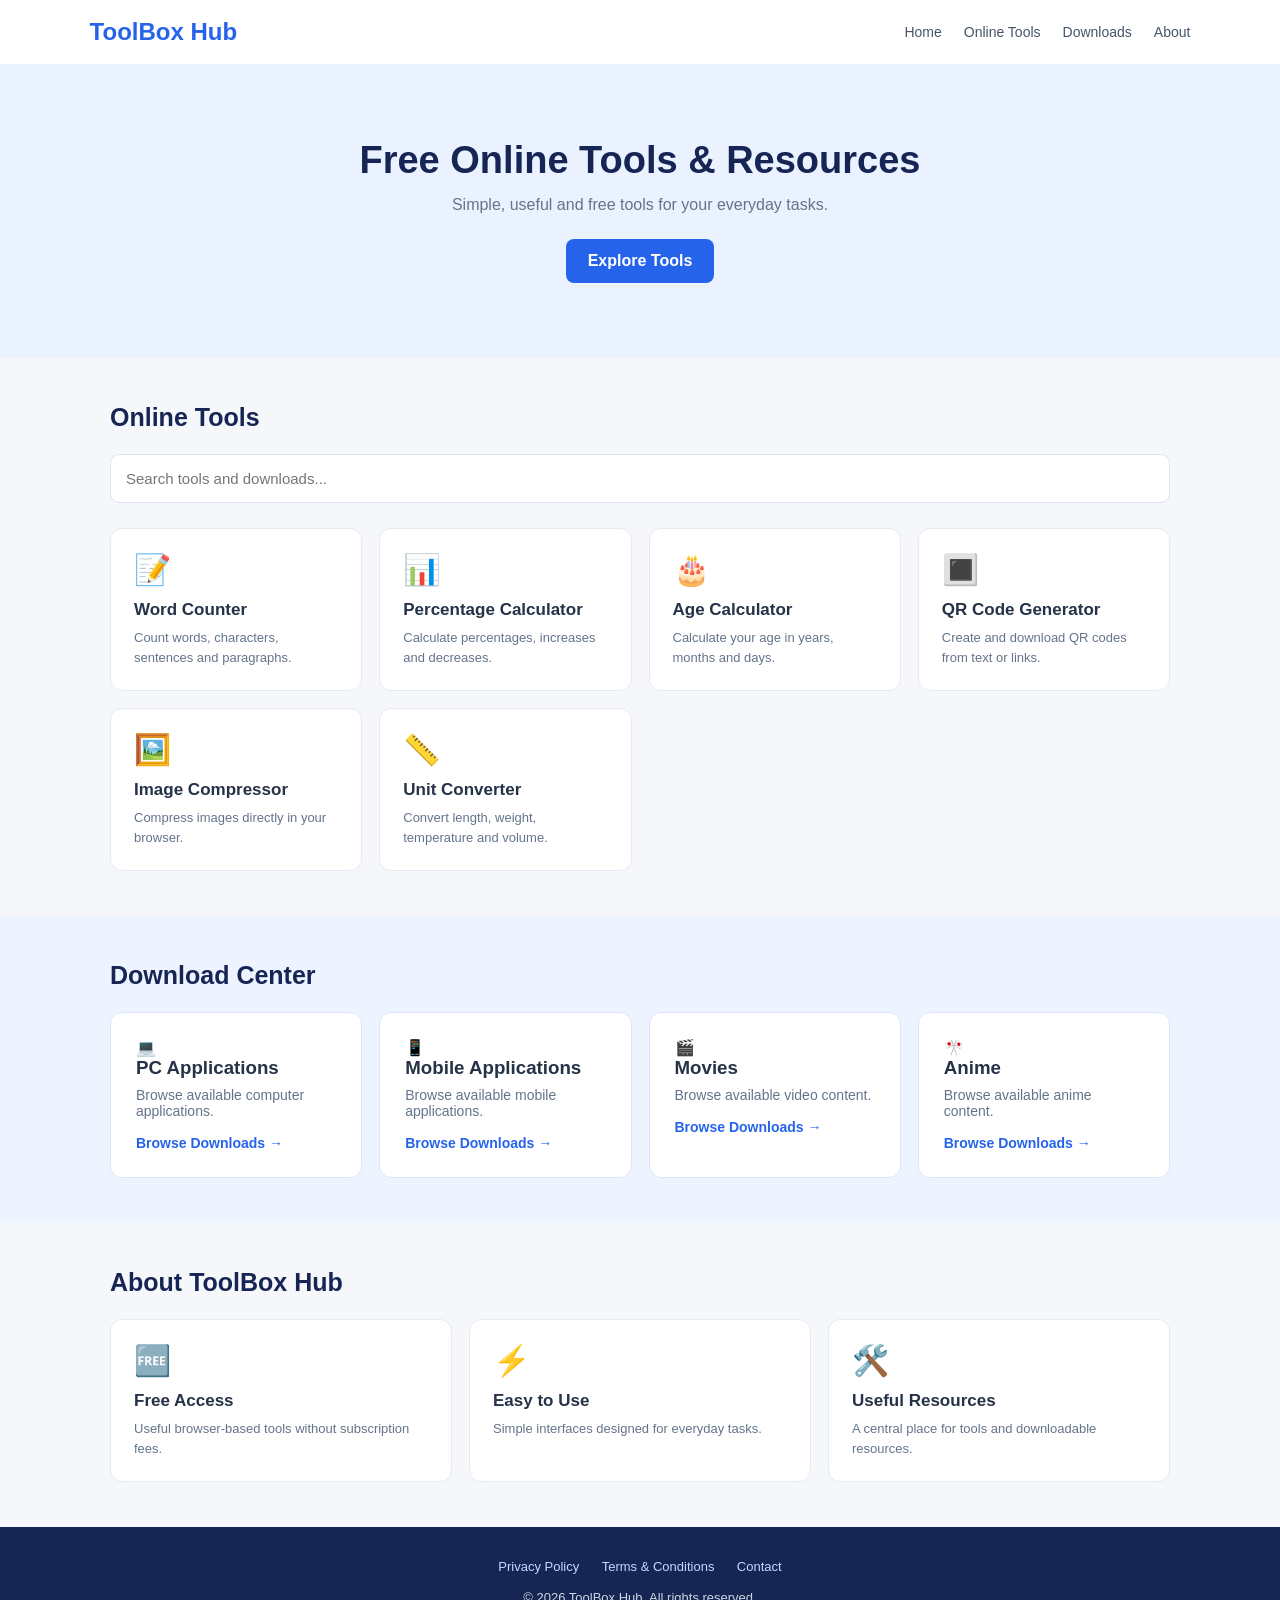
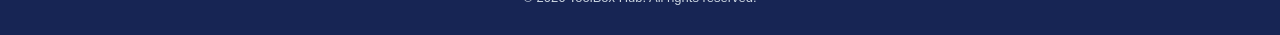
<file: index.html>
<!DOCTYPE html>
<html lang="en">
<head>
<meta charset="UTF-8">
<meta name="viewport" content="width=device-width, initial-scale=1.0">
<title>ToolBox Hub - Free Online Tools</title>
<meta name="description" content="ToolBox Hub offers free online tools and useful downloads.">

<style>
*{box-sizing:border-box;margin:0;padding:0}
body{font-family:Arial,sans-serif;background:#f5f7fb;color:#263247}
header{background:white;padding:18px 7%;display:flex;justify-content:space-between;align-items:center;flex-wrap:wrap;gap:15px;box-shadow:0 2px 10px #0000000a}
.logo{font-size:24px;font-weight:bold;color:#2563eb;text-decoration:none}
nav{display:flex;gap:22px;flex-wrap:wrap}
nav a{color:#475569;text-decoration:none;font-size:14px}
nav a:hover{color:#2563eb}
.hero{text-align:center;padding:75px 20px;background:#eaf1ff}
.hero h1{font-size:38px;color:#172554;margin-bottom:14px}
.hero p{color:#64748b;font-size:16px;margin-bottom:25px}
.hero a{display:inline-block;background:#2563eb;color:white;padding:13px 22px;border-radius:8px;text-decoration:none;font-weight:bold}
.container{max-width:1100px;margin:auto;padding:45px 20px}
.section-title{font-size:25px;margin-bottom:22px;color:#172554}
.search{width:100%;padding:15px;border:1px solid #dbe3f0;border-radius:9px;font-size:15px;margin-bottom:25px}
.cards{display:grid;grid-template-columns:repeat(auto-fit,minmax(230px,1fr));gap:17px}
.card{background:white;padding:23px;border:1px solid #e5eaf2;border-radius:12px;text-decoration:none;color:#263247;transition:.2s}
.card:hover{transform:translateY(-3px);border-color:#93b4f8}
.card .emoji{font-size:30px;margin-bottom:13px}
.card h3{font-size:17px;margin-bottom:8px}
.card p{font-size:13px;color:#64748b;line-height:1.5}
.download-section{background:#edf3ff}
.download-card{background:white;padding:25px;border-radius:12px;border:1px solid #dce6fa;text-decoration:none;color:#263247;display:block}
.download-card h3{margin-bottom:8px}
.download-card p{color:#64748b;font-size:14px;margin-bottom:15px}
.download-card span{color:#2563eb;font-weight:bold;font-size:14px}
footer{background:#172554;color:white;padding:30px 20px;text-align:center}
footer a{color:#bfdbfe;text-decoration:none;margin:0 9px;font-size:13px}
footer p{margin-top:15px;font-size:13px;color:#cbd5e1}
@media(max-width:600px){.hero h1{font-size:29px}header{justify-content:center}nav{justify-content:center}}
</style>
</head>

<body>

<header>
<a class="logo" href="index.html">ToolBox Hub</a>
<nav>
<a href="#home">Home</a>
<a href="#tools">Online Tools</a>
<a href="pages/downloads.html">Downloads</a>
<a href="#about">About</a>
</nav>
</header>

<section class="hero" id="home">
<h1>Free Online Tools & Resources</h1>
<p>Simple, useful and free tools for your everyday tasks.</p>
<a href="#tools">Explore Tools</a>
</section>

<main>

<section class="container" id="tools">
<h2 class="section-title">Online Tools</h2>

<input type="search" class="search" id="search"
placeholder="Search tools and downloads..."
aria-label="Search tools and downloads">

<div class="cards" id="toolCards">

<a class="card searchable" href="tools/word-counter.html">
<div class="emoji">📝</div>
<h3>Word Counter</h3>
<p>Count words, characters, sentences and paragraphs.</p>
</a>

<a class="card searchable" href="tools/percentage-calculator.html">
<div class="emoji">📊</div>
<h3>Percentage Calculator</h3>
<p>Calculate percentages, increases and decreases.</p>
</a>

<a class="card searchable" href="tools/age-calculator.html">
<div class="emoji">🎂</div>
<h3>Age Calculator</h3>
<p>Calculate your age in years, months and days.</p>
</a>

<a class="card searchable" href="tools/qr-generator.html">
<div class="emoji">🔳</div>
<h3>QR Code Generator</h3>
<p>Create and download QR codes from text or links.</p>
</a>

<a class="card searchable" href="tools/image-compressor.html">
<div class="emoji">🖼️</div>
<h3>Image Compressor</h3>
<p>Compress images directly in your browser.</p>
</a>

<a class="card searchable" href="tools/unit-converter.html">
<div class="emoji">📏</div>
<h3>Unit Converter</h3>
<p>Convert length, weight, temperature and volume.</p>
</a>

</div>
</section>

<section class="download-section" id="downloads">
<div class="container">
<h2 class="section-title">Download Center</h2>

<div class="cards">
<a class="download-card searchable" href="pages/downloads.html">
<div class="emoji">💻</div>
<h3>PC Applications</h3>
<p>Browse available computer applications.</p>
<span>Browse Downloads →</span>
</a>

<a class="download-card searchable" href="pages/downloads.html">
<div class="emoji">📱</div>
<h3>Mobile Applications</h3>
<p>Browse available mobile applications.</p>
<span>Browse Downloads →</span>
</a>

<a class="download-card searchable" href="pages/downloads.html">
<div class="emoji">🎬</div>
<h3>Movies</h3>
<p>Browse available video content.</p>
<span>Browse Downloads →</span>
</a>

<a class="download-card searchable" href="pages/downloads.html">
<div class="emoji">🎌</div>
<h3>Anime</h3>
<p>Browse available anime content.</p>
<span>Browse Downloads →</span>
</a>
</div>
</div>
</section>

<section class="container" id="about">
<h2 class="section-title">About ToolBox Hub</h2>
<div class="cards">
<div class="card">
<div class="emoji">🆓</div>
<h3>Free Access</h3>
<p>Useful browser-based tools without subscription fees.</p>
</div>
<div class="card">
<div class="emoji">⚡</div>
<h3>Easy to Use</h3>
<p>Simple interfaces designed for everyday tasks.</p>
</div>
<div class="card">
<div class="emoji">🛠️</div>
<h3>Useful Resources</h3>
<p>A central place for tools and downloadable resources.</p>
</div>
</div>
</section>

</main>

<footer>
<div>
<a href="pages/privacy-policy.html">Privacy Policy</a>
<a href="pages/terms.html">Terms & Conditions</a>
<a href="pages/contact.html">Contact</a>
</div>
<p>© <span id="year"></span> ToolBox Hub. All rights reserved.</p>
</footer>

<script>
document.getElementById("year").textContent = new Date().getFullYear();

document.getElementById("search").addEventListener("input", function(){
    const query = this.value.toLowerCase();

    document.querySelectorAll(".searchable").forEach(card => {
        card.style.display = card.textContent.toLowerCase().includes(query)
            ? ""
            : "none";
    });
});
</script>

</body>
</html>
</file>
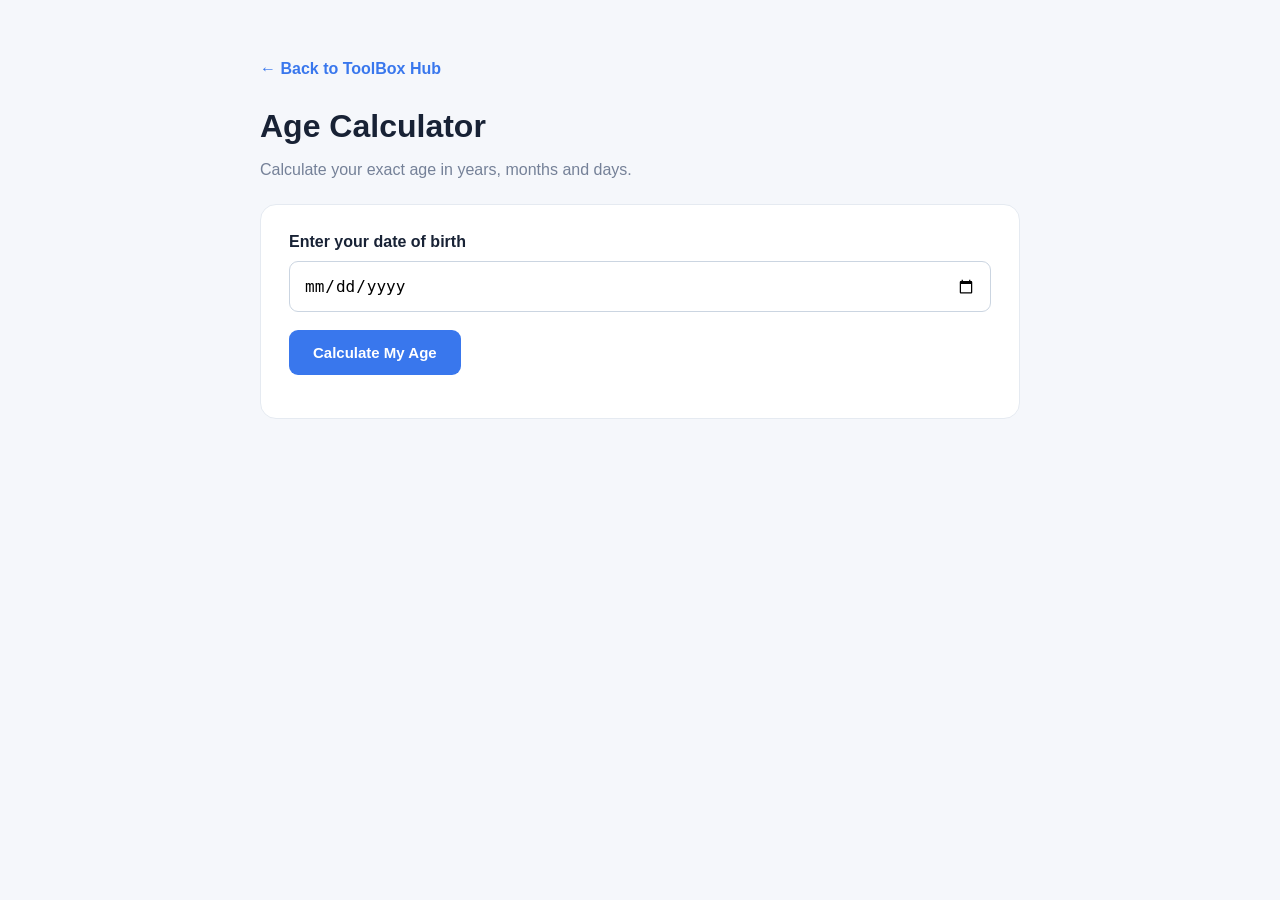
<file: age-calculator.html>
<!DOCTYPE html>
<html lang="en">
<head>
<meta charset="UTF-8">
<meta name="viewport" content="width=device-width, initial-scale=1.0">
<title>Age Calculator - ToolBox Hub</title>
<meta name="description" content="Calculate your exact age in years, months and days for free.">

<style>
*{box-sizing:border-box}
body{margin:0;padding:25px 16px;font-family:Arial,sans-serif;background:#f5f7fb;color:#182235}
.container{max-width:760px;margin:35px auto}
.back{color:#3977ed;text-decoration:none;font-weight:bold}
h1{font-size:32px;margin:30px 0 8px}
.description{color:#758198;margin-bottom:25px}
.calculator{background:white;padding:28px;border:1px solid #e5eaf1;border-radius:16px}
label{display:block;font-weight:bold;margin-bottom:10px}
input{width:100%;padding:14px;border:1px solid #cbd5e1;border-radius:9px;font-size:16px;margin-bottom:18px}
button{background:#3977ed;color:white;border:0;padding:14px 24px;border-radius:9px;font-size:15px;font-weight:bold;cursor:pointer}
button:hover{background:#245cc4}
.result{display:none;margin-top:25px}
.result h2{font-size:20px;margin-bottom:15px}
.stats{display:grid;grid-template-columns:repeat(3,1fr);gap:12px}
.stat{background:#edf3ff;padding:20px 10px;border-radius:12px;text-align:center}
.number{display:block;font-size:28px;font-weight:bold;color:#3977ed}
.label{font-size:13px;color:#65728a}
.extra{margin-top:18px;background:#f5f7fb;padding:16px;border-radius:10px;line-height:2}
.error{color:#dc2626;margin-top:15px;font-size:14px}
@media(max-width:500px){.stats{grid-template-columns:1fr 1fr}}
</style>
</head>

<body>
<div class="container">

<a href="../index.html" class="back">← Back to ToolBox Hub</a>

<h1>Age Calculator</h1>
<p class="description">Calculate your exact age in years, months and days.</p>

<div class="calculator">

<label for="birthDate">Enter your date of birth</label>
<input type="date" id="birthDate">

<button onclick="calculateAge()">Calculate My Age</button>

<p class="error" id="error"></p>

<div class="result" id="result">
<h2>Your Age</h2>

<div class="stats">
<div class="stat">
<span class="number" id="years">0</span>
<span class="label">Years</span>
</div>

<div class="stat">
<span class="number" id="months">0</span>
<span class="label">Months</span>
</div>

<div class="stat">
<span class="number" id="days">0</span>
<span class="label">Days</span>
</div>
</div>

<div class="extra">
<div>Total months: <strong id="totalMonths">0</strong></div>
<div>Total days: <strong id="totalDays">0</strong></div>
<div>Next birthday in: <strong id="birthday">0 days</strong></div>
</div>

</div>
</div>
</div>

<script>
const dateInput = document.getElementById("birthDate");

// Prevent selecting a future date
const today = new Date();
const todayString = [
    today.getFullYear(),
    String(today.getMonth()+1).padStart(2,"0"),
    String(today.getDate()).padStart(2,"0")
].join("-");

dateInput.max = todayString;

function calculateAge(){

    const value = dateInput.value;
    const error = document.getElementById("error");
    const result = document.getElementById("result");

    error.textContent = "";
    result.style.display = "none";

    if(!value){
        error.textContent = "Please enter your date of birth.";
        return;
    }

    const [year, month, day] = value.split("-").map(Number);

    const birth = new Date(year, month-1, day);
    const now = new Date();
    const currentDate = new Date(now.getFullYear(), now.getMonth(), now.getDate());

    if(birth > currentDate){
        error.textContent = "Date of birth cannot be in the future.";
        return;
    }

    let years = currentDate.getFullYear() - year;
    let months = currentDate.getMonth() - (month-1);
    let days = currentDate.getDate() - day;

    if(days < 0){
        months--;
        const previousMonthDays = new Date(
            currentDate.getFullYear(),
            currentDate.getMonth(),
            0
        ).getDate();

        days += previousMonthDays;
    }

    if(months < 0){
        years--;
        months += 12;
    }

    const totalDays = Math.floor(
        (currentDate - birth) / 86400000
    );

    const totalMonths = years * 12 + months;

    let nextBirthdayYear = currentDate.getFullYear();

    let nextBirthday = new Date(
        nextBirthdayYear,
        month-1,
        day
    );

    // Handle birthdays such as February 29
    if(nextBirthday.getMonth() !== month-1){
        nextBirthday = new Date(nextBirthdayYear, month, 0);
    }

    if(nextBirthday < currentDate){
        nextBirthdayYear++;
        nextBirthday = new Date(
            nextBirthdayYear,
            month-1,
            day
        );

        if(nextBirthday.getMonth() !== month-1){
            nextBirthday = new Date(nextBirthdayYear, month, 0);
        }
    }

    const birthdayDays = Math.round(
        (nextBirthday - currentDate) / 86400000
    );

    document.getElementById("years").textContent = years;
    document.getElementById("months").textContent = months;
    document.getElementById("days").textContent = days;

    document.getElementById("totalMonths").textContent = totalMonths;
    document.getElementById("totalDays").textContent = totalDays;
    document.getElementById("birthday").textContent =
        birthdayDays === 0 ? "Today!" : birthdayDays + " days";

    result.style.display = "block";
}
</script>
</body>
</html>
</file>
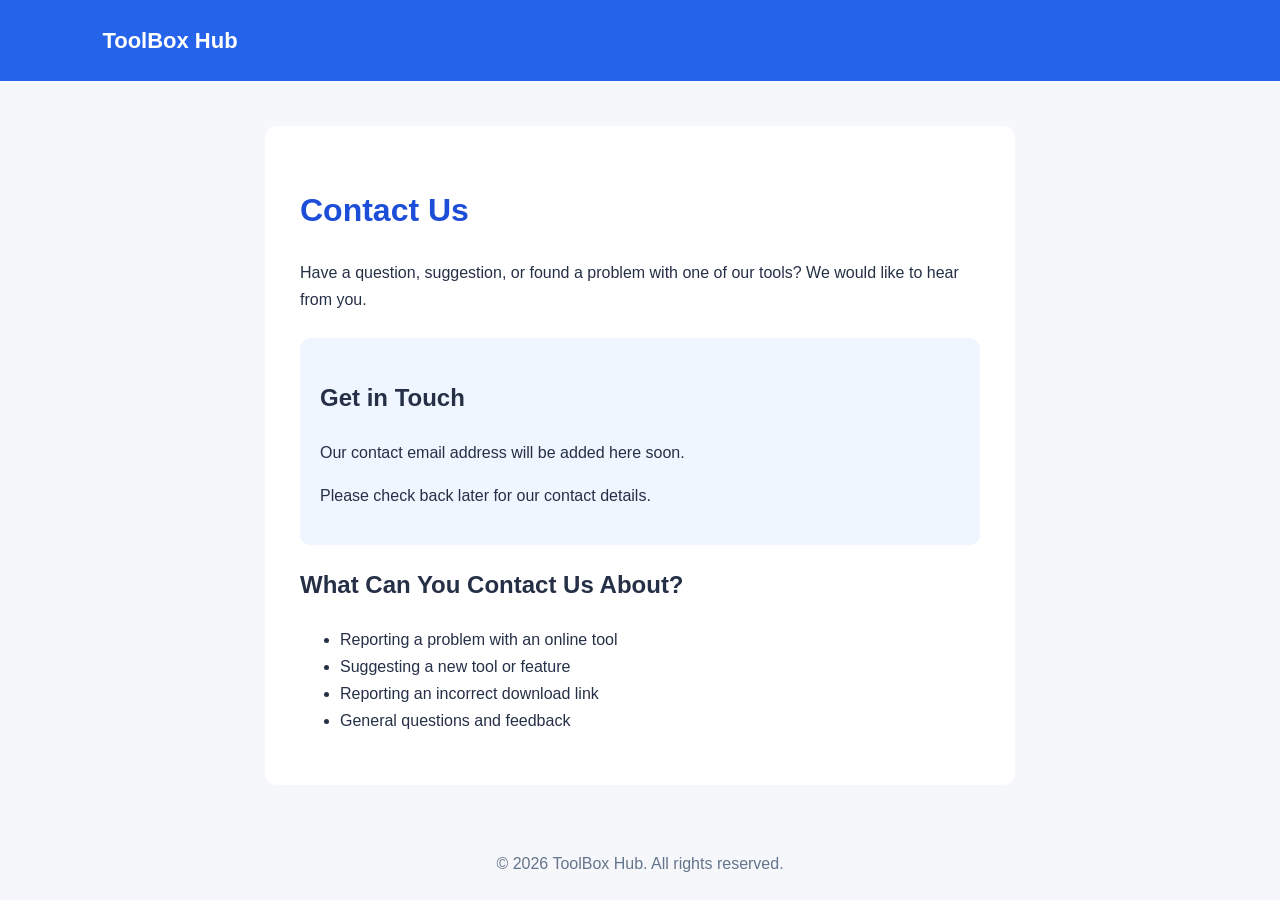
<file: contact.html>
<!DOCTYPE html>
<html lang="en">
<head>
    <meta charset="UTF-8">
    <meta name="viewport" content="width=device-width, initial-scale=1.0">
    <title>Contact Us - ToolBox Hub</title>
    <style>
        * { box-sizing: border-box; }

        body {
            margin: 0;
            font-family: Arial, sans-serif;
            background: #f5f7fb;
            color: #253047;
            line-height: 1.7;
        }

        header {
            background: #2563eb;
            color: white;
            padding: 22px 8%;
        }

        header a {
            color: white;
            text-decoration: none;
            font-size: 22px;
            font-weight: bold;
        }

        main {
            max-width: 750px;
            margin: 45px auto;
            padding: 35px;
            background: white;
            border-radius: 12px;
        }

        h1 { color: #1d4ed8; }

        .contact-card {
            background: #eff6ff;
            padding: 20px;
            border-radius: 10px;
            margin-top: 25px;
        }

        footer {
            text-align: center;
            padding: 20px;
            color: #64748b;
        }

        @media(max-width: 600px) {
            main { margin: 15px; padding: 22px; }
        }
    </style>
</head>

<body>

<header>
    <a href="../index.html">ToolBox Hub</a>
</header>

<main>
    <h1>Contact Us</h1>

    <p>
        Have a question, suggestion, or found a problem with one of our tools?
        We would like to hear from you.
    </p>

    <div class="contact-card">
        <h2>Get in Touch</h2>
        <p>
            Our contact email address will be added here soon.
        </p>
        <p>
            Please check back later for our contact details.
        </p>
    </div>

    <h2>What Can You Contact Us About?</h2>

    <ul>
        <li>Reporting a problem with an online tool</li>
        <li>Suggesting a new tool or feature</li>
        <li>Reporting an incorrect download link</li>
        <li>General questions and feedback</li>
    </ul>
</main>

<footer>
    © 2026 ToolBox Hub. All rights reserved.
</footer>

</body>
</html>
</file>
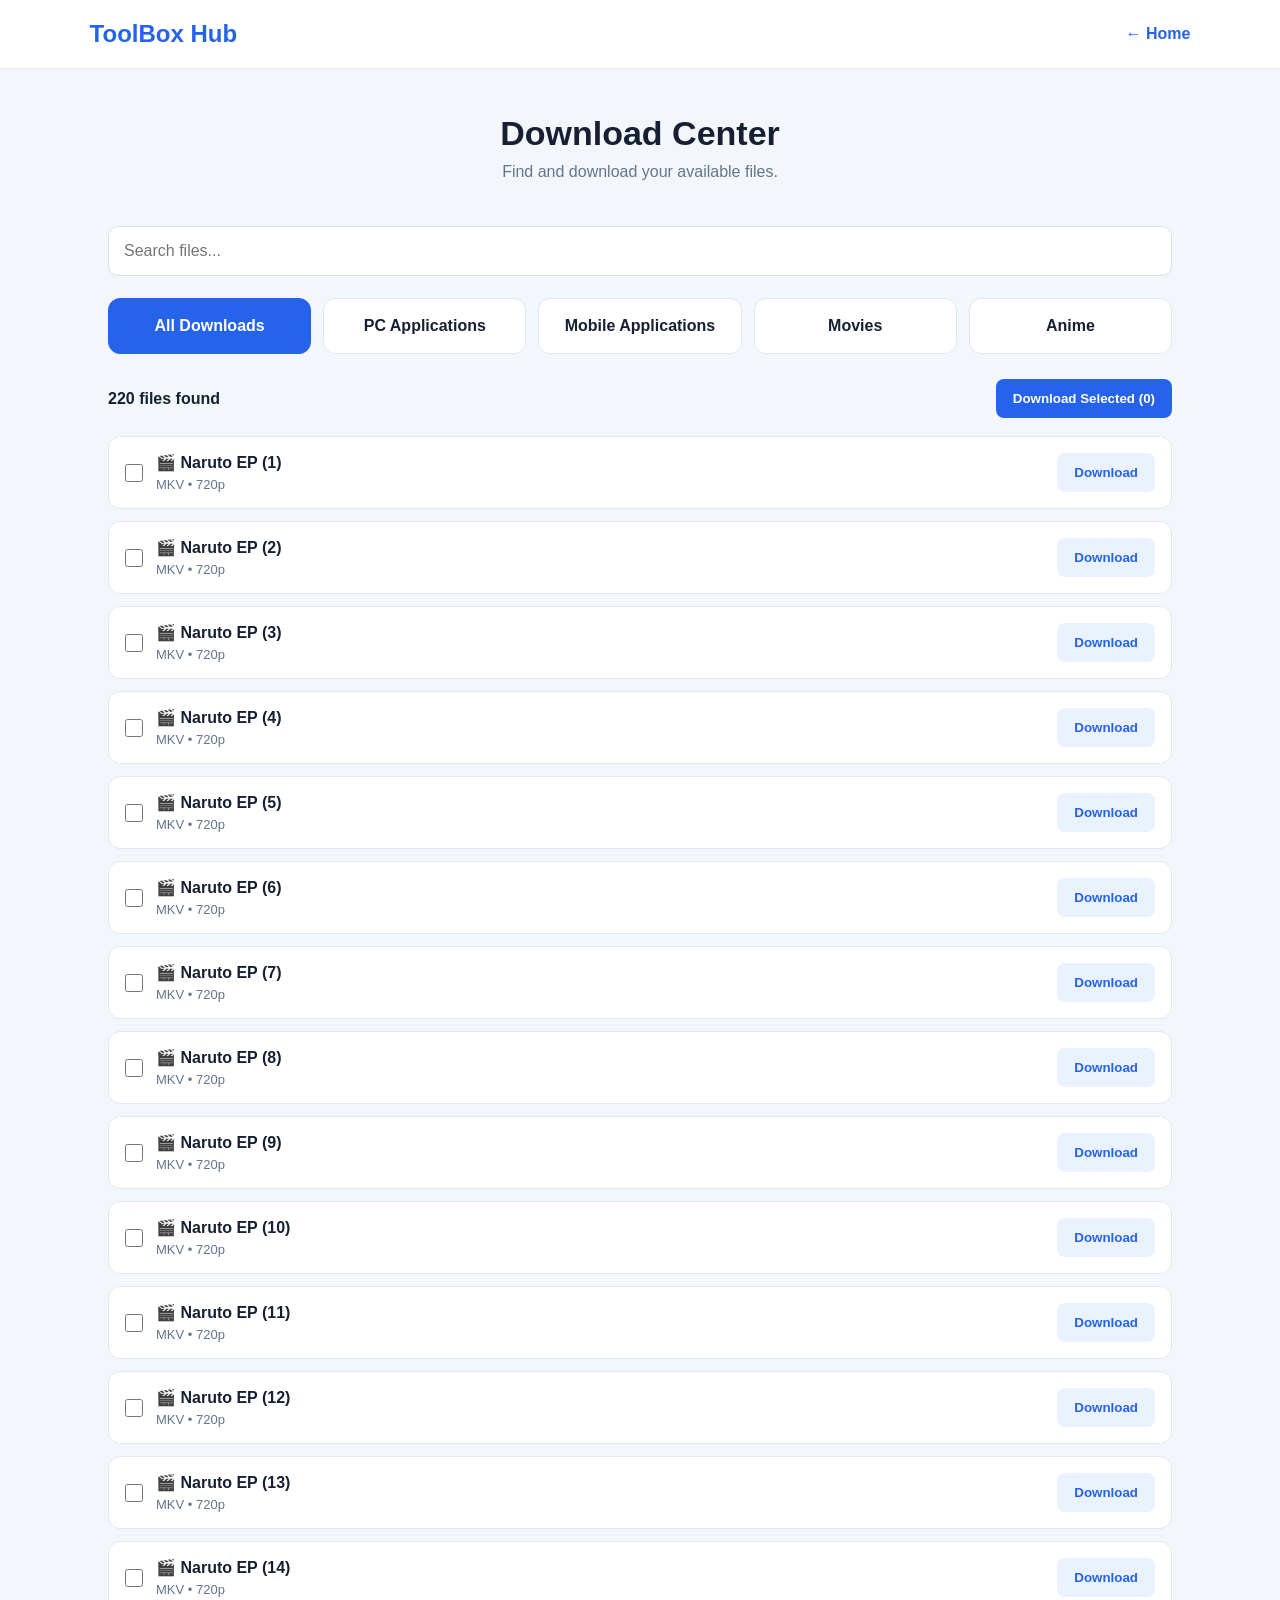
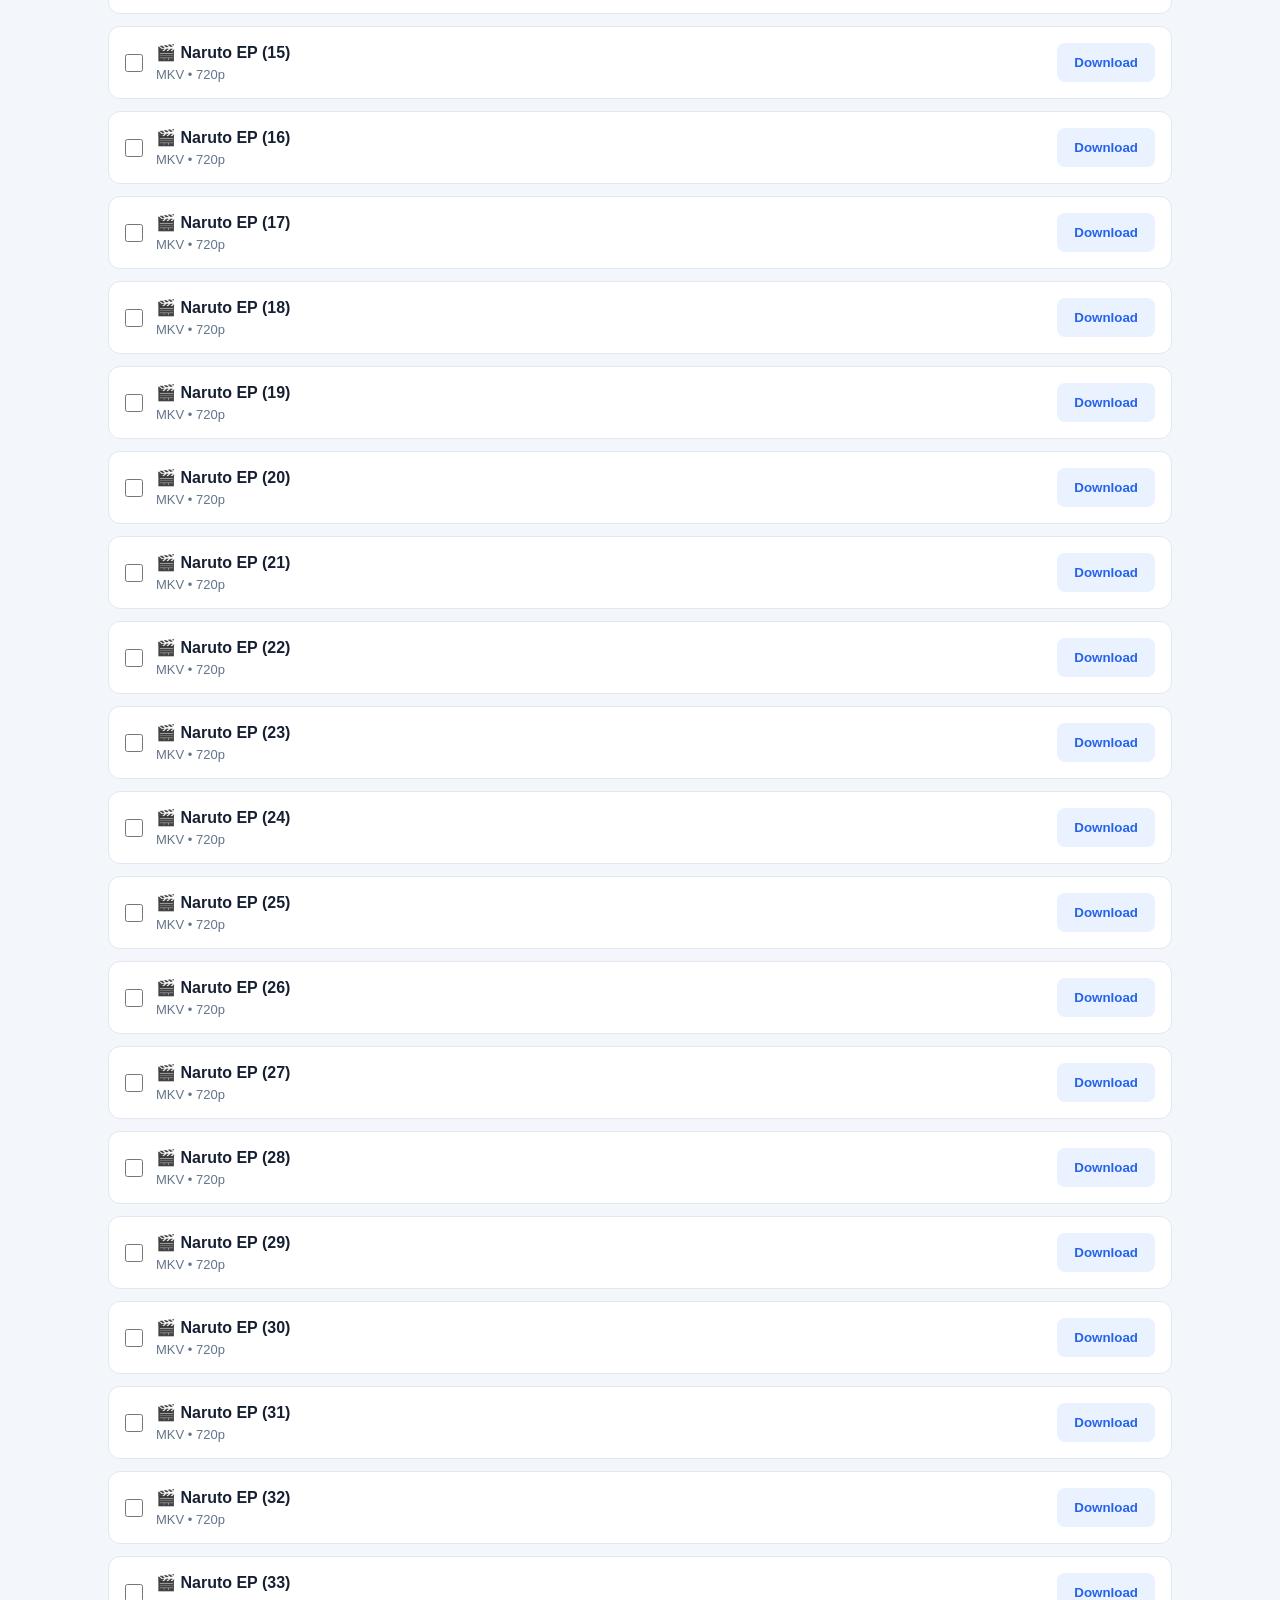
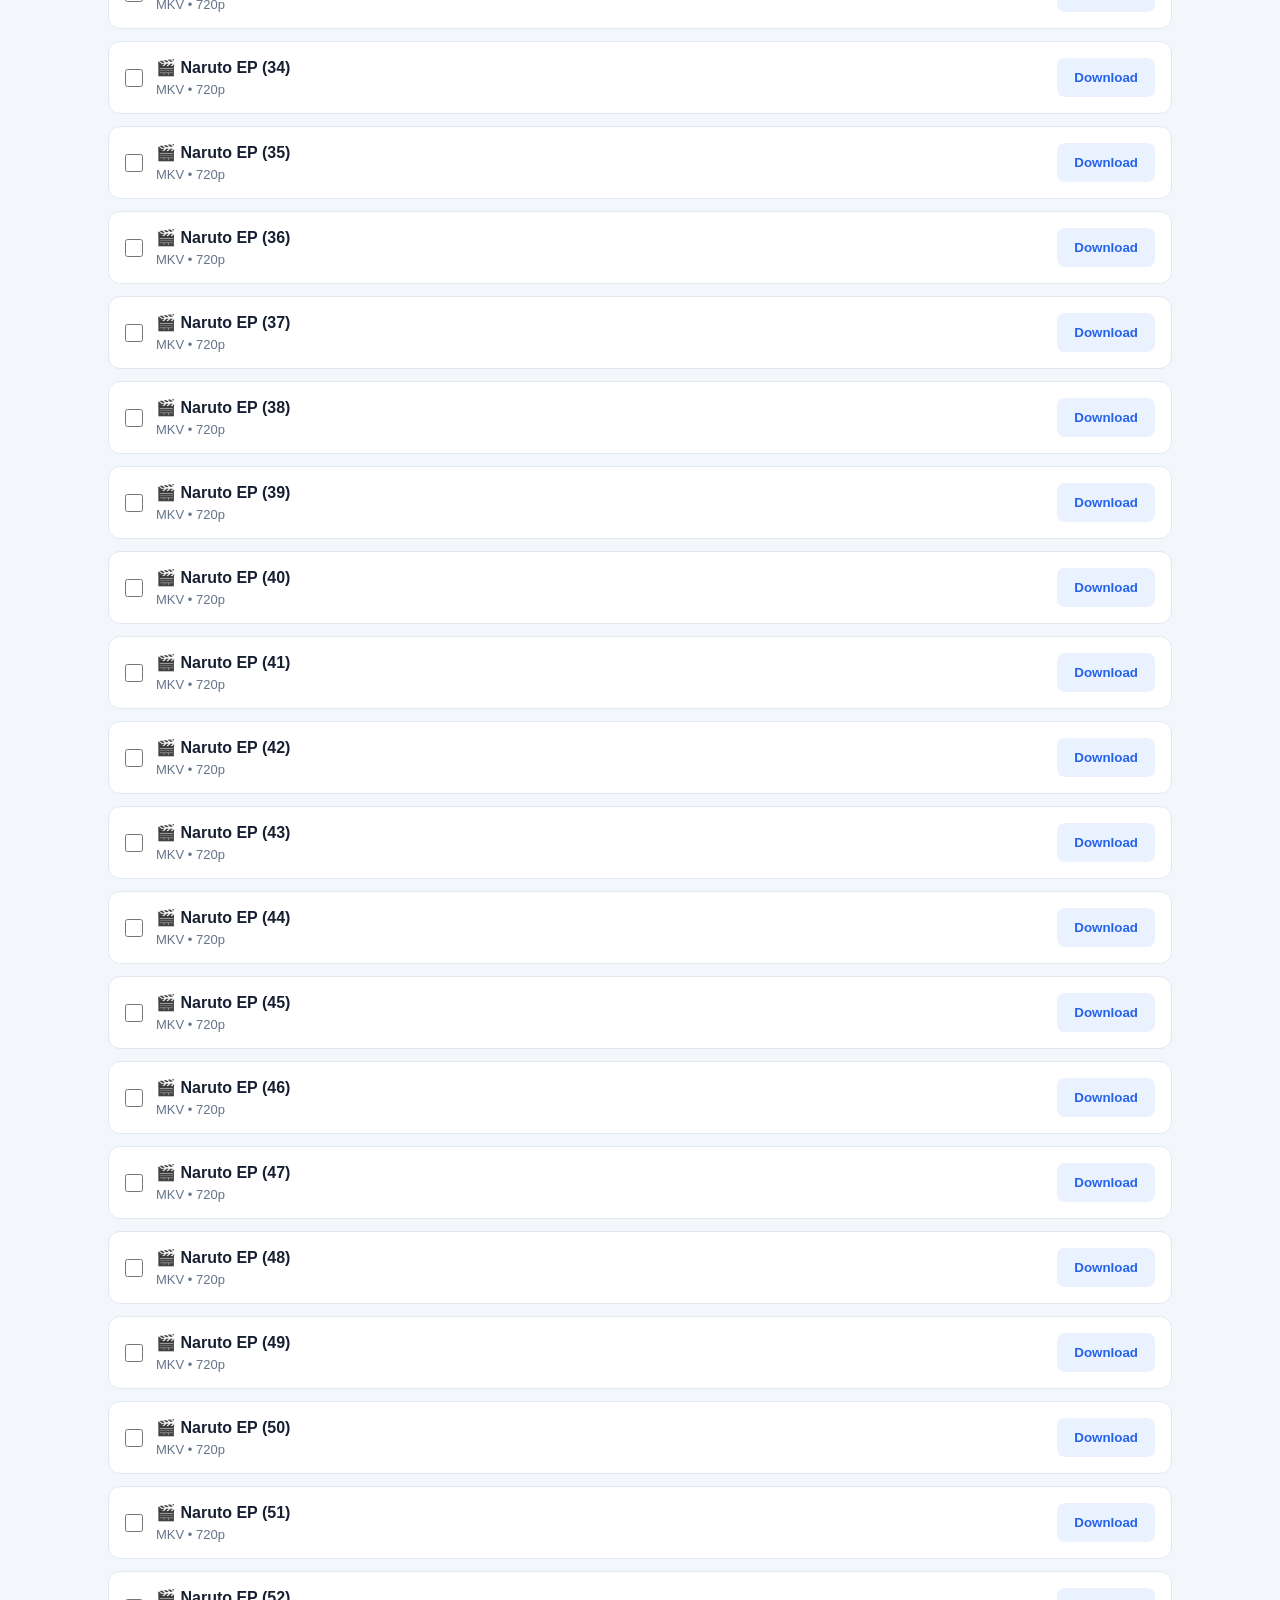
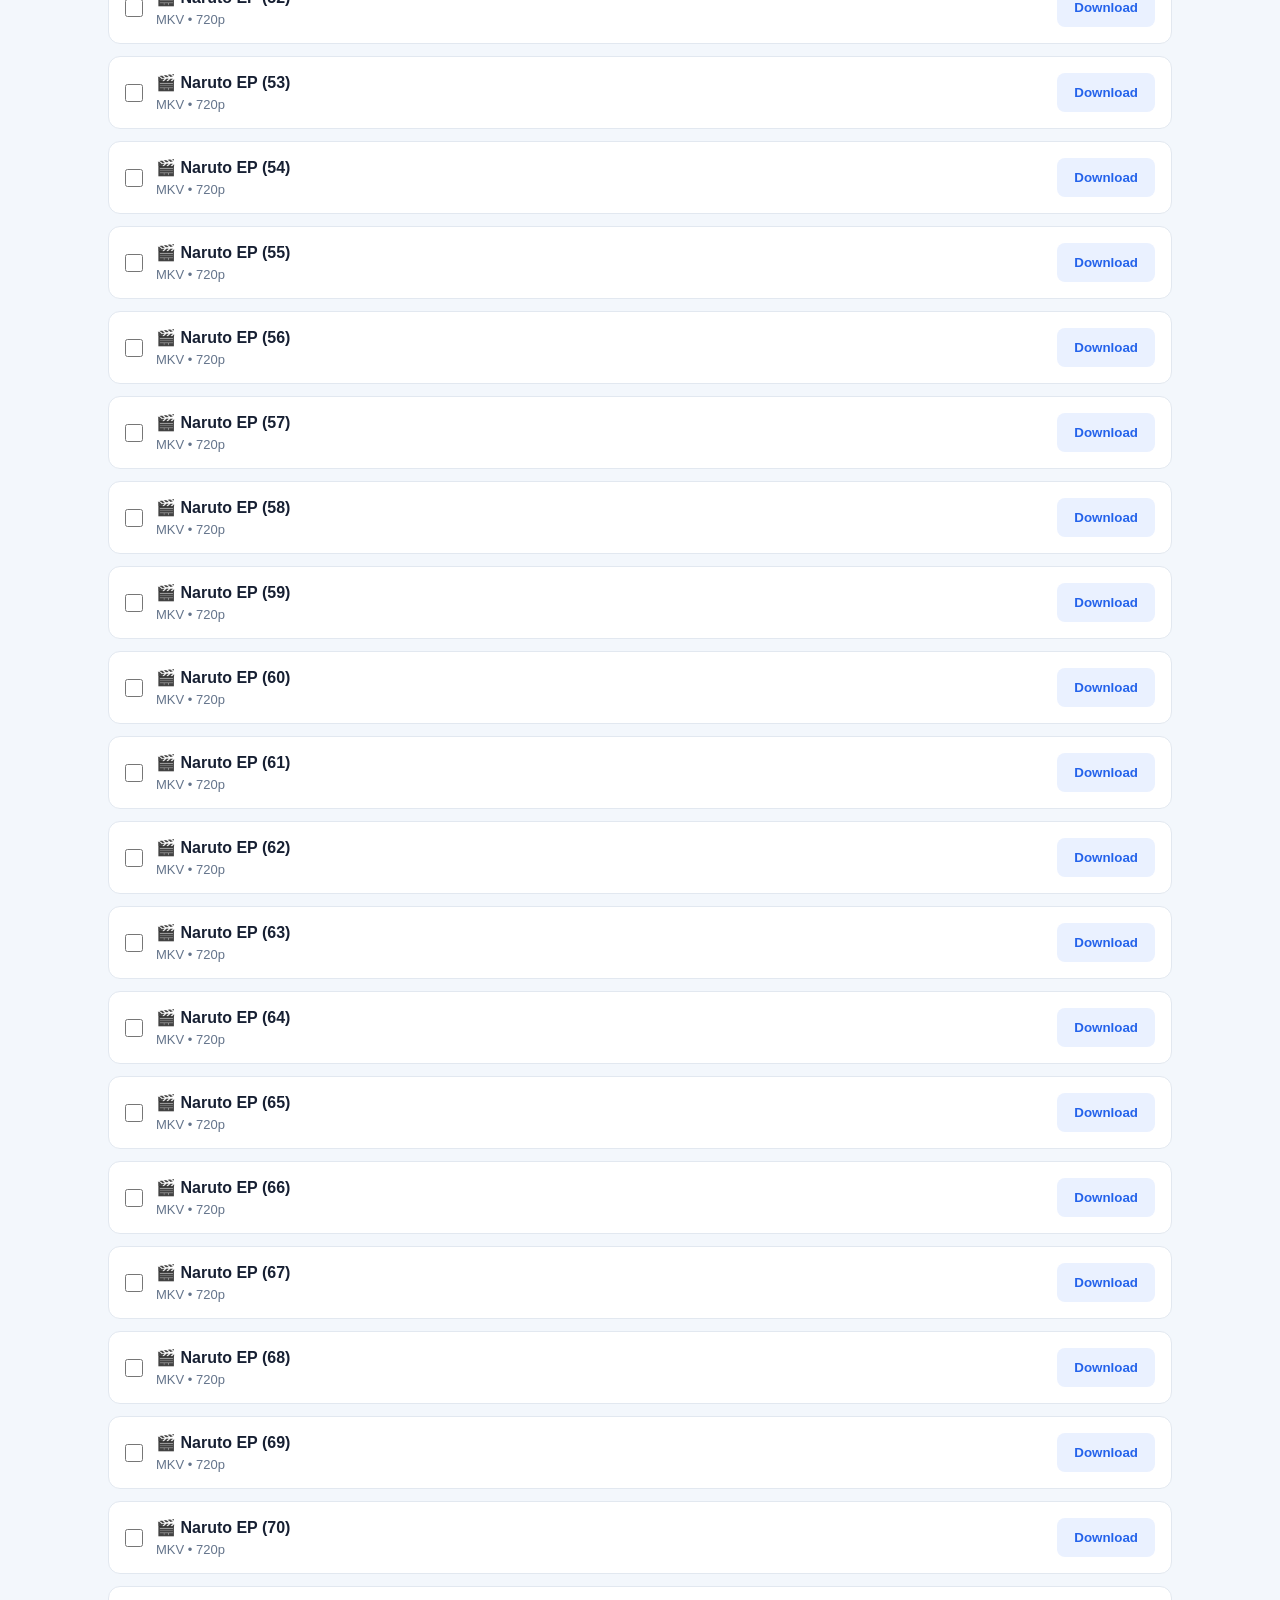
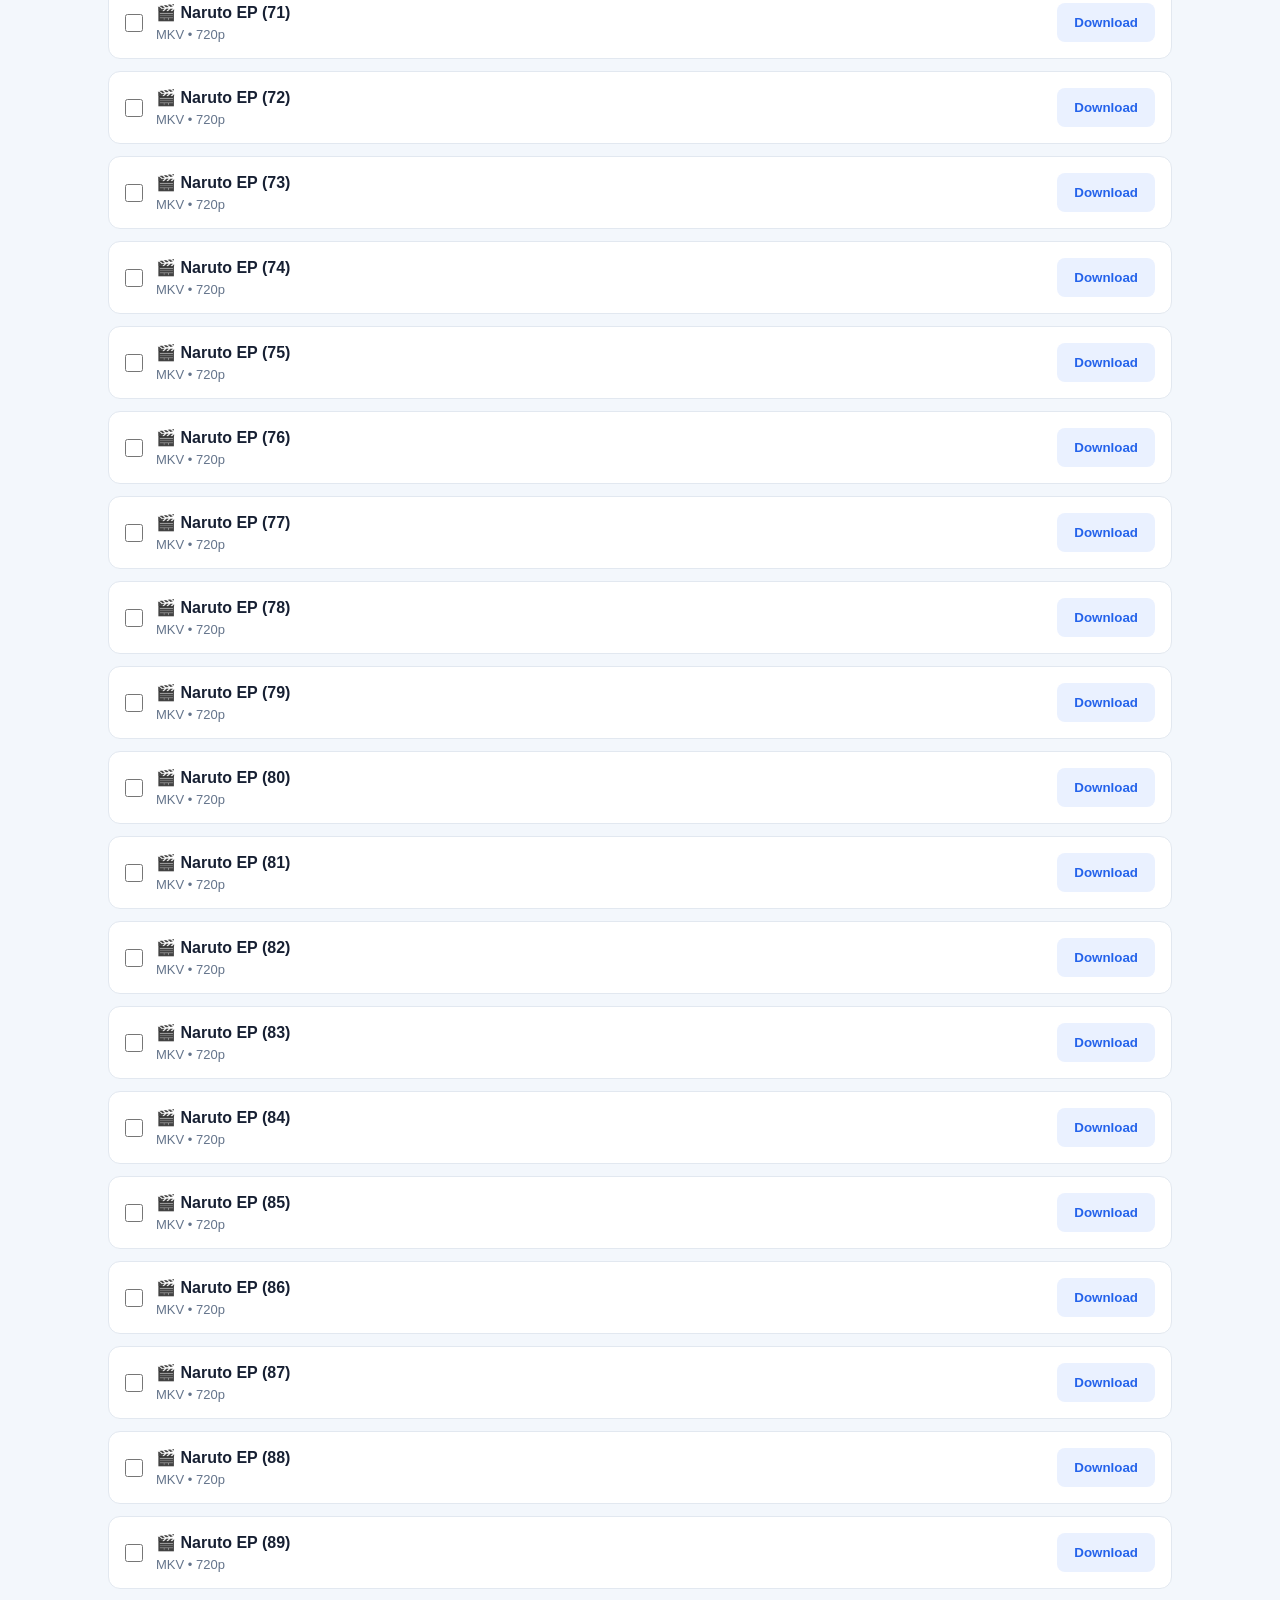
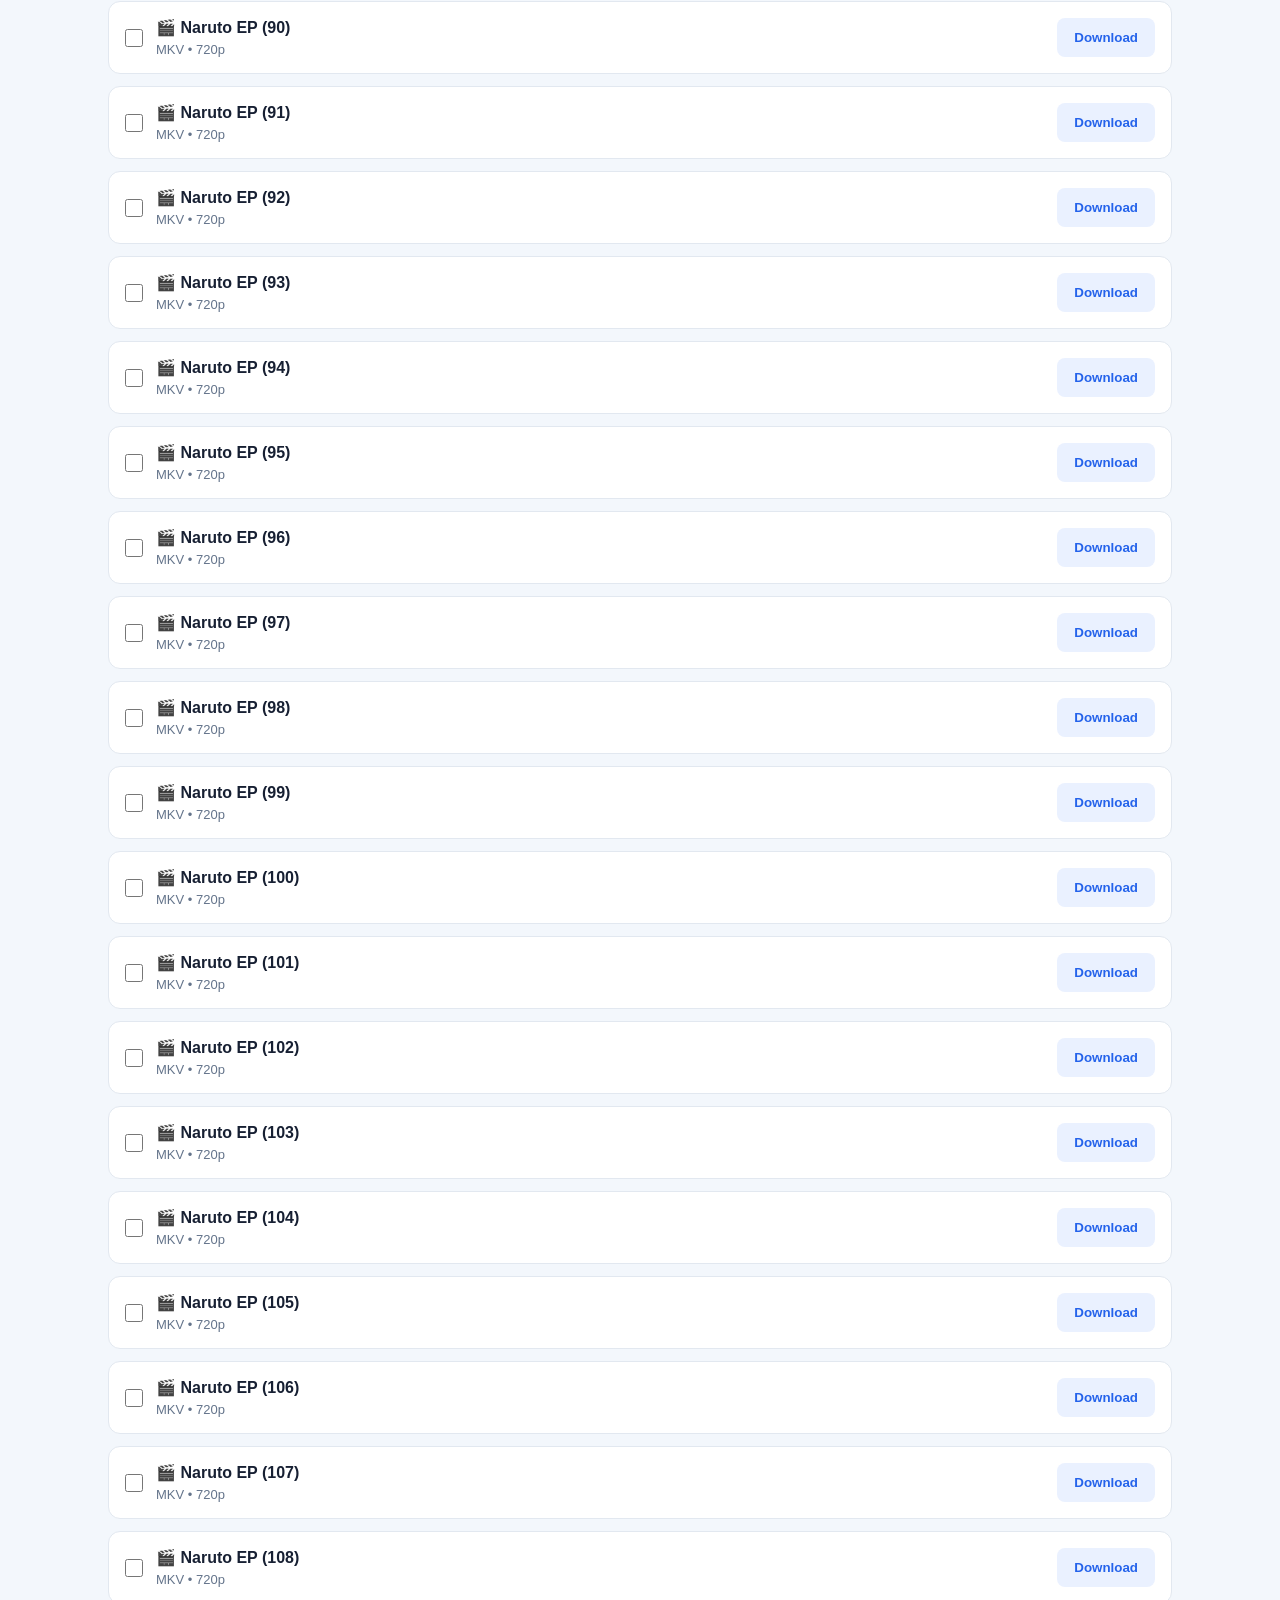
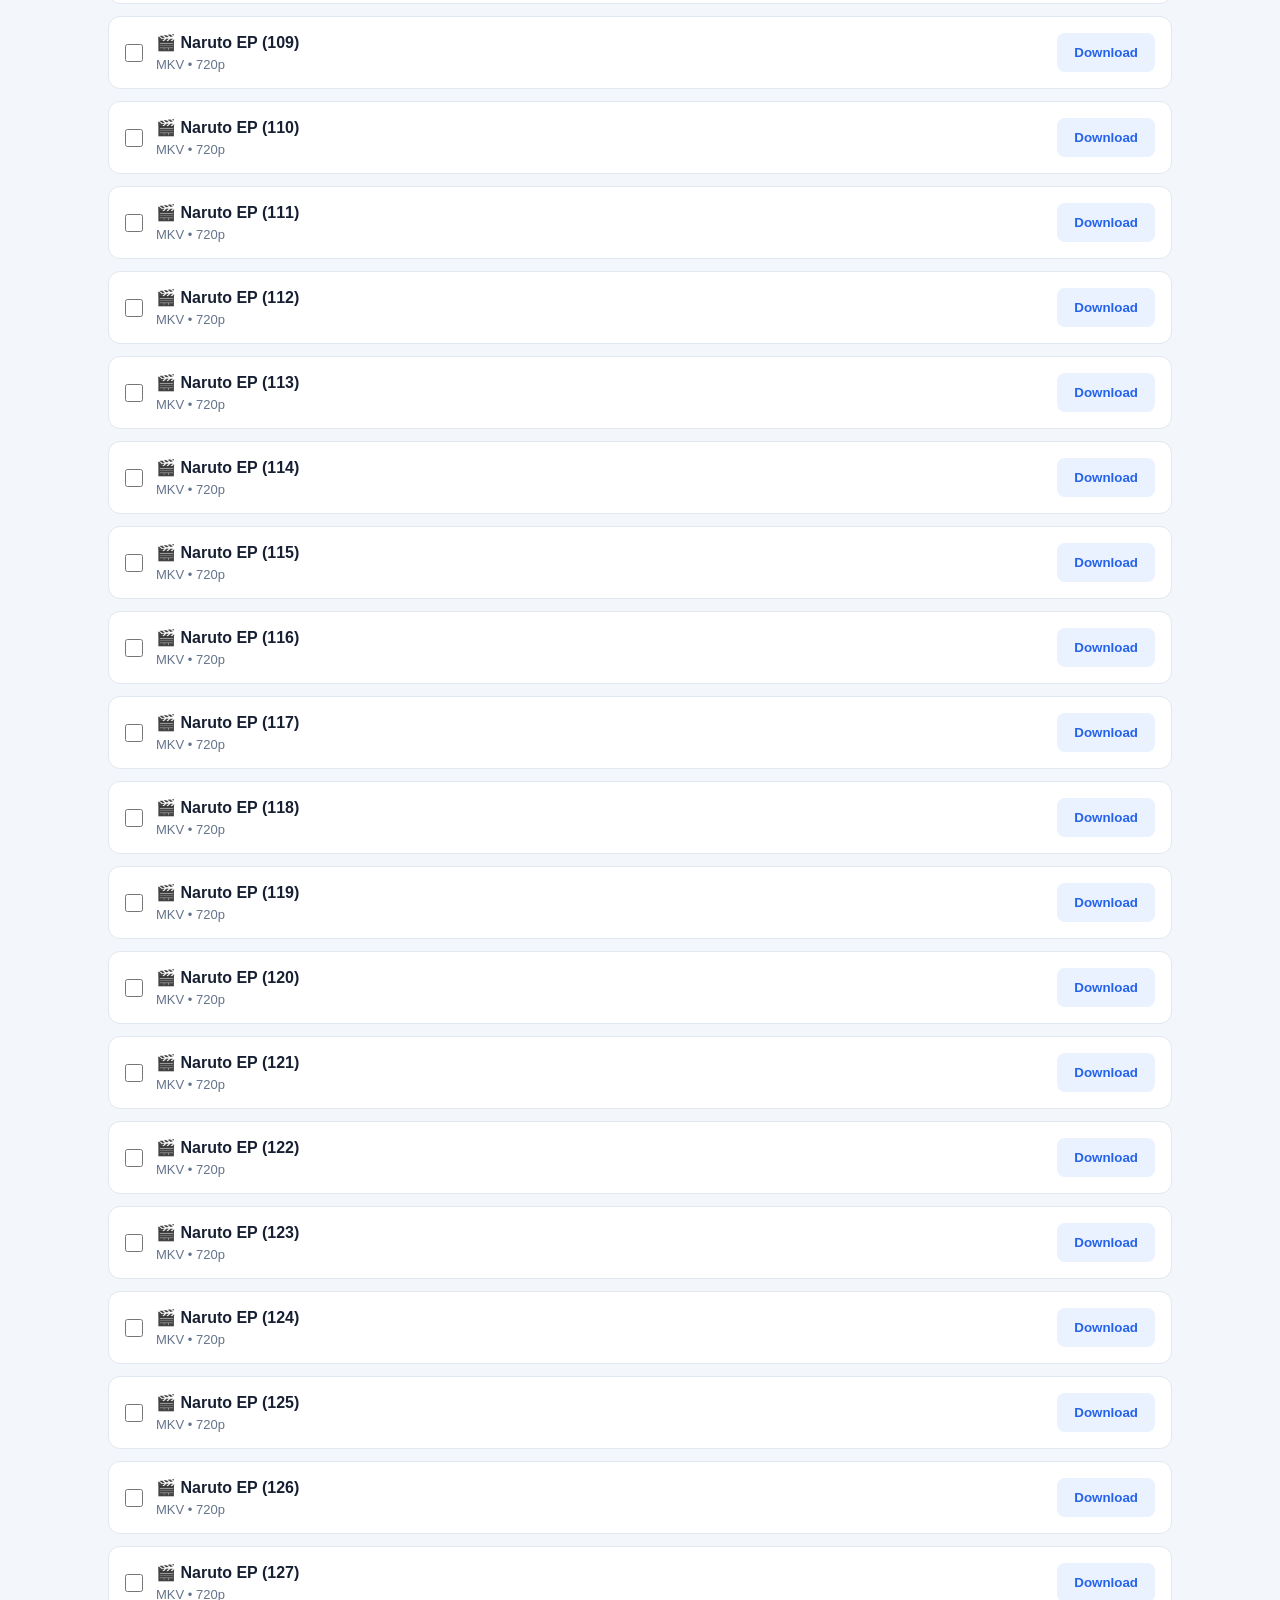
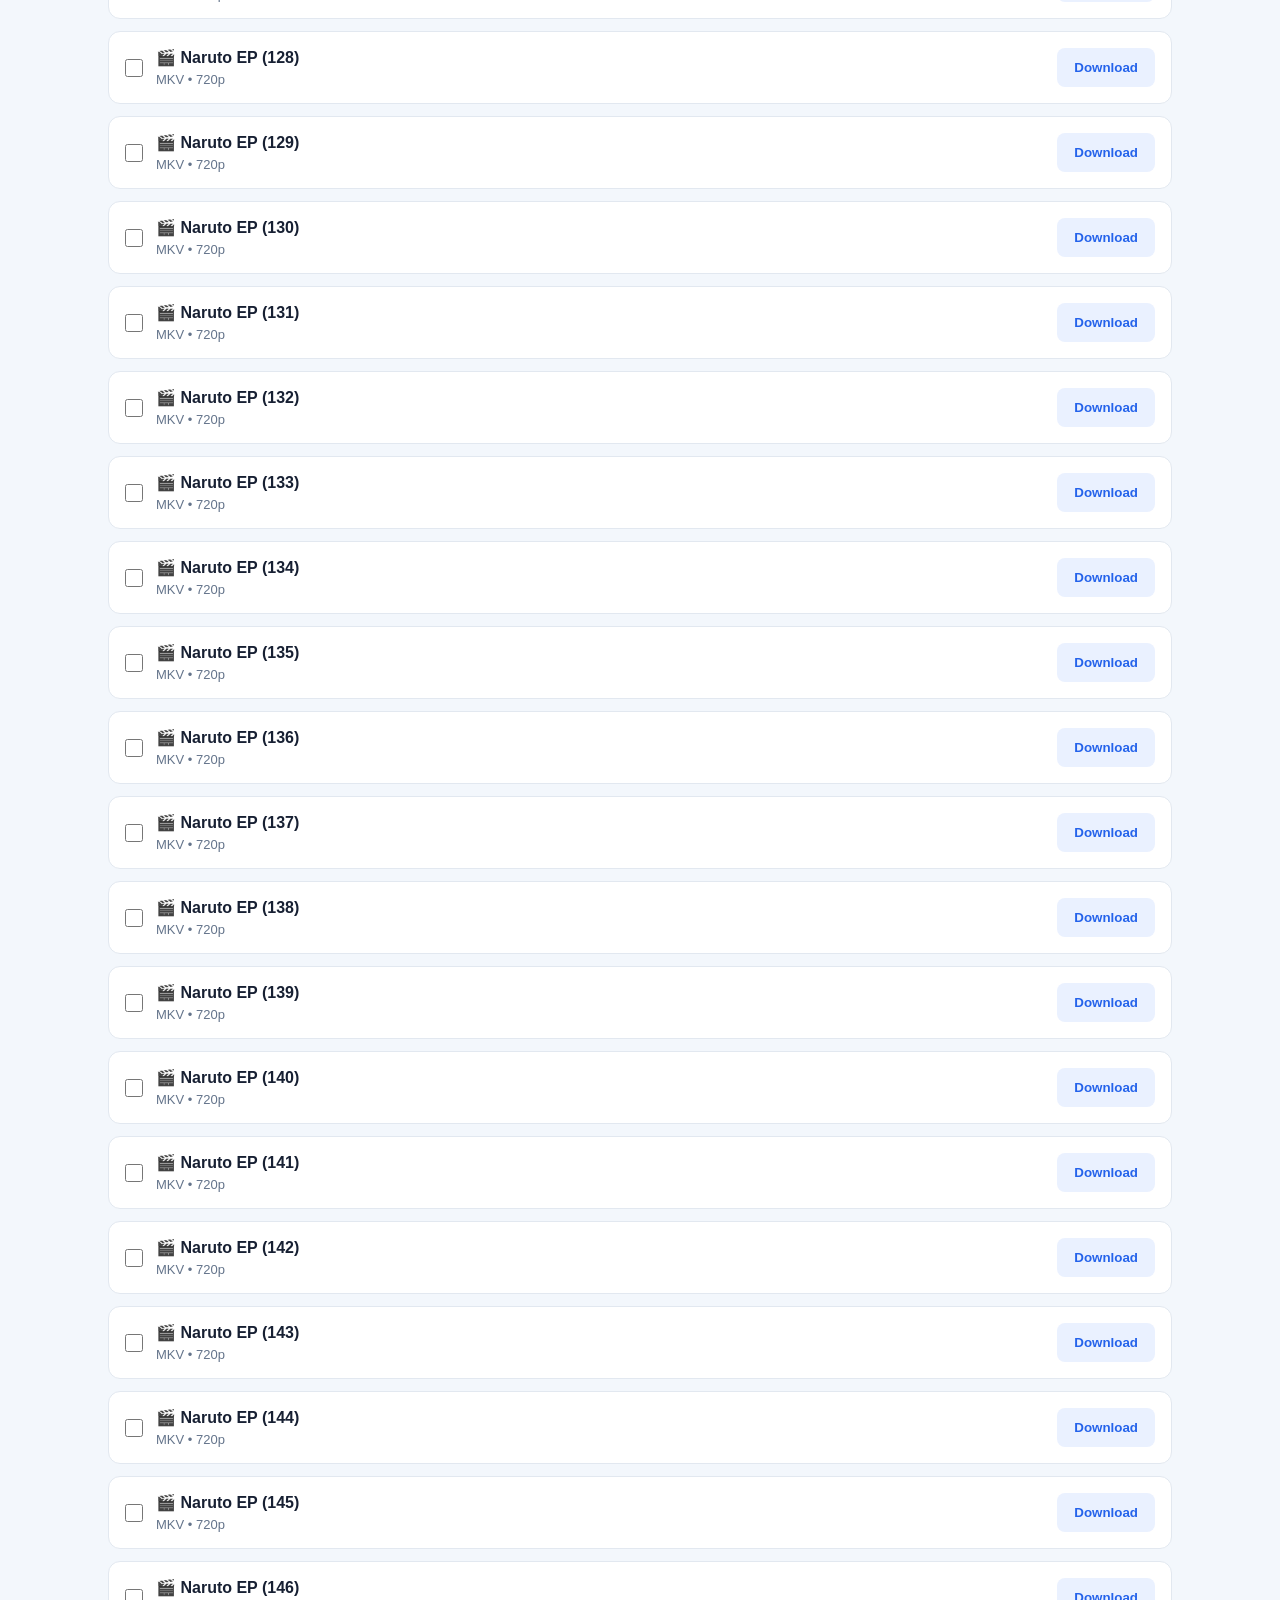
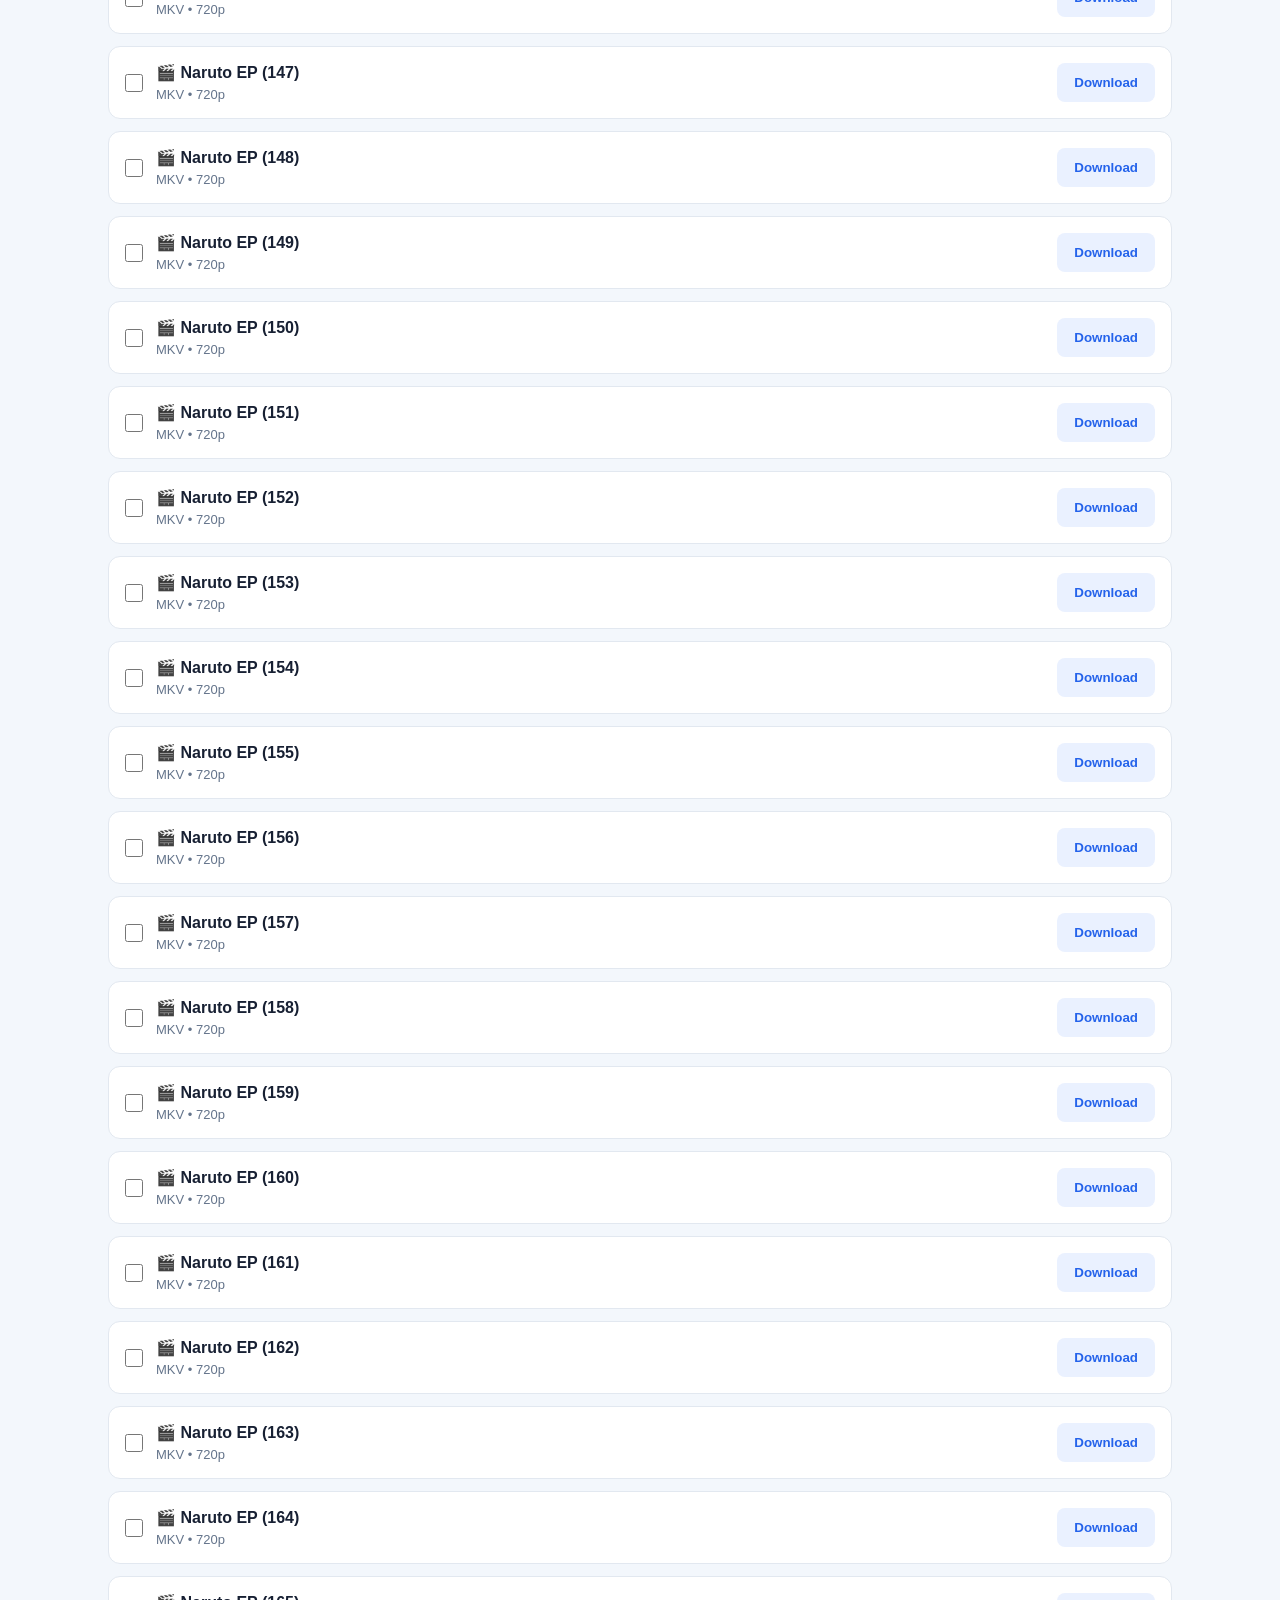
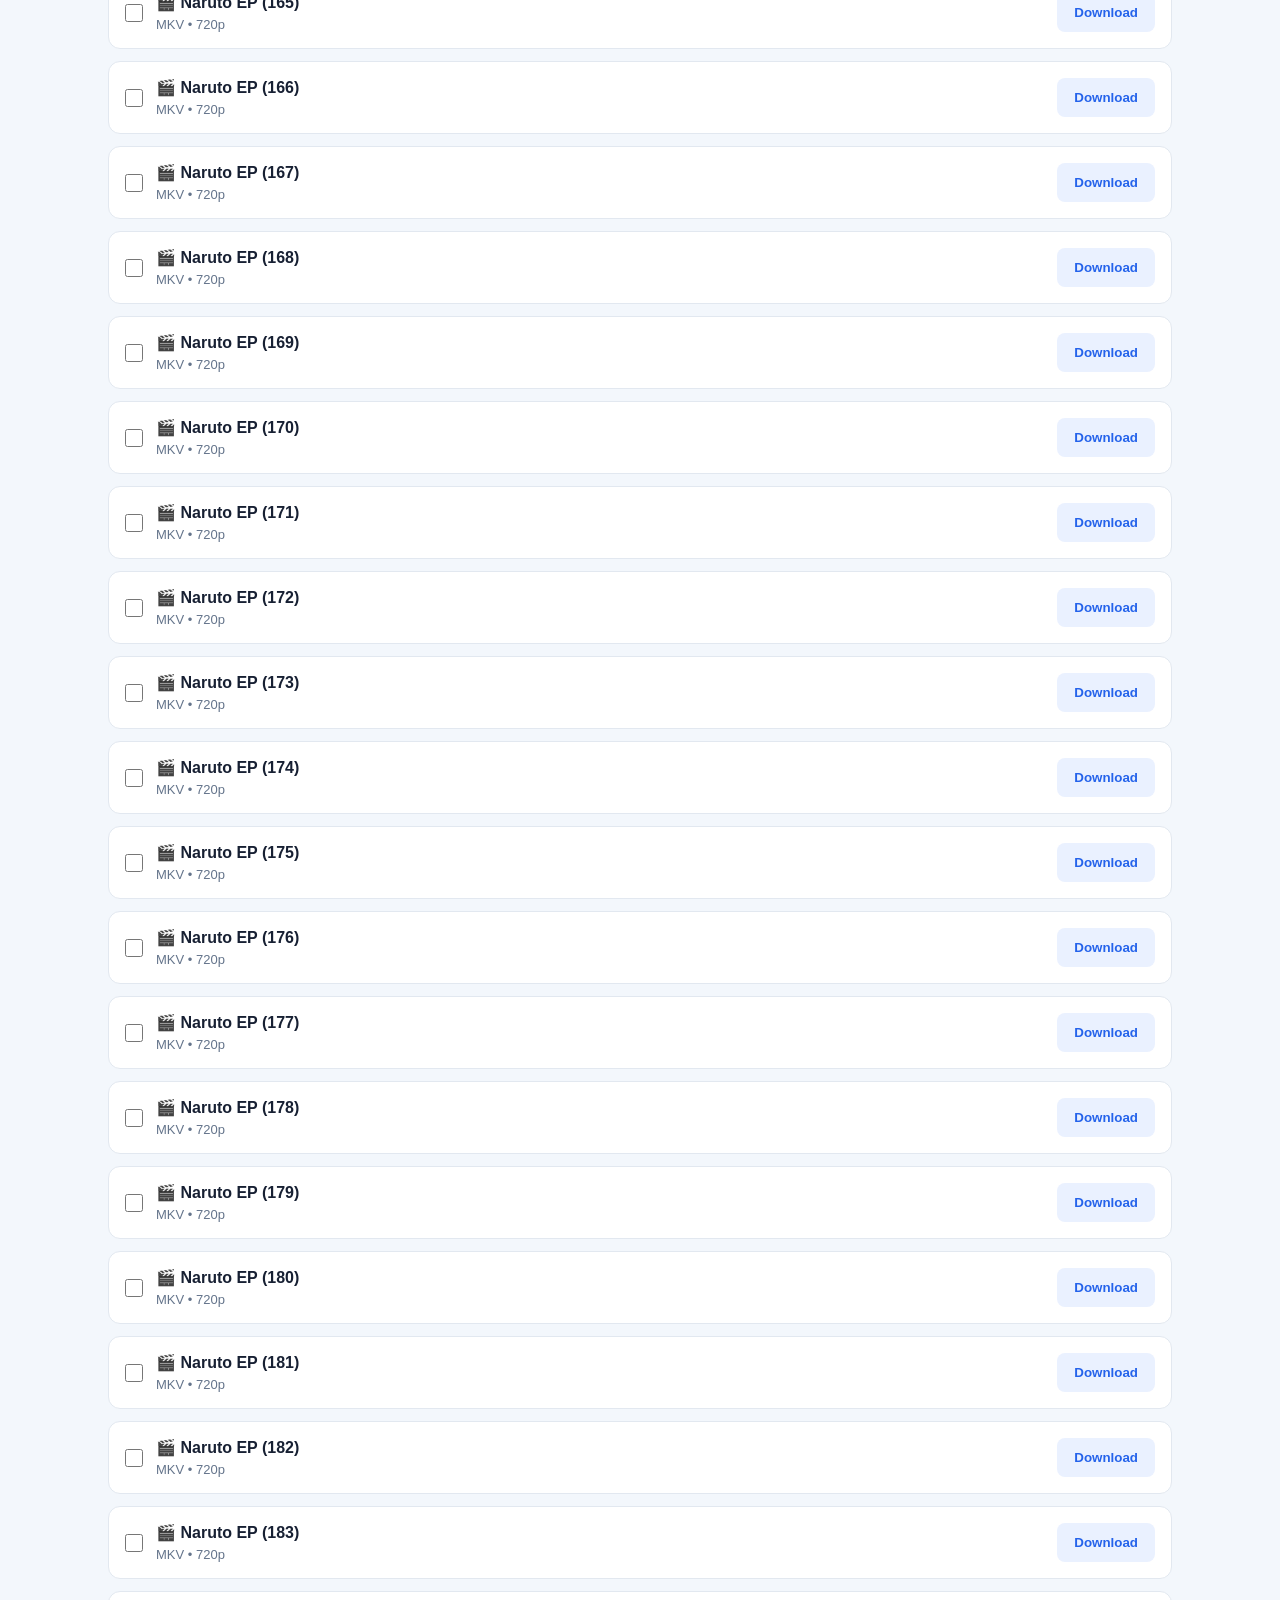
<file: downloads.html>
<!DOCTYPE html>
<html lang="en">
<head>
<meta charset="UTF-8">
<meta name="viewport" content="width=device-width, initial-scale=1.0">
<title>Download Center | ToolBox Hub</title>

<style>
*{box-sizing:border-box;margin:0;padding:0}
body{font-family:Arial,sans-serif;background:#f3f7fc;color:#172033}
header{background:#fff;padding:20px 7%;display:flex;justify-content:space-between;align-items:center;border-bottom:1px solid #e5eaf2}
header h2{color:#2563eb}
header a{color:#2563eb;text-decoration:none;font-weight:bold}
.hero{text-align:center;padding:45px 15px 25px}
.hero h1{font-size:34px;margin-bottom:10px}
.hero p{color:#64748b}
.container{max-width:1100px;margin:20px auto;padding:0 18px}
.search{width:100%;padding:15px;border:1px solid #d5deeb;border-radius:10px;font-size:16px;margin-bottom:22px}
.categories{display:grid;grid-template-columns:repeat(auto-fit,minmax(150px,1fr));gap:12px;margin-bottom:25px}
.category{padding:18px 10px;background:white;border:1px solid #e2e8f0;border-radius:12px;cursor:pointer;text-align:center;font-weight:bold}
.category.active{background:#2563eb;color:white;border-color:#2563eb}
.category small{display:block;margin-top:6px;font-weight:normal}
.toolbar{display:flex;justify-content:space-between;align-items:center;gap:12px;flex-wrap:wrap;margin-bottom:18px}
button{border:0;padding:12px 17px;border-radius:8px;cursor:pointer;font-weight:bold}
.download-all{background:#2563eb;color:white}
.file{background:white;padding:16px;border:1px solid #e2e8f0;border-radius:12px;margin-bottom:12px;display:flex;align-items:center;gap:13px}
.file input{width:18px;height:18px}
.file-info{flex:1;min-width:0}
.file-info h3{font-size:16px;overflow-wrap:anywhere}
.file-info p{font-size:13px;color:#64748b;margin-top:5px}
.single{background:#eaf1ff;color:#2563eb}
.empty{text-align:center;padding:35px;background:white;border-radius:12px;color:#64748b}
footer{text-align:center;padding:30px;color:#64748b}
@media(max-width:500px){.hero h1{font-size:27px}.file{align-items:flex-start}.single{padding:10px}}
</style>
</head>

<body>

<header>
<h2>ToolBox Hub</h2>
<a href="../index.html">← Home</a>
</header>

<section class="hero">
<h1>Download Center</h1>
<p>Find and download your available files.</p>
</section>

<main class="container">

<input class="search" id="search" type="search"
placeholder="Search files..." oninput="renderFiles()">

<div class="categories">
<div class="category active" data-category="all" onclick="setCategory('all',this)">All Downloads</div>
<div class="category" data-category="pc" onclick="setCategory('pc',this)">PC Applications</div>
<div class="category" data-category="mobile" onclick="setCategory('mobile',this)">Mobile Applications</div>
<div class="category" data-category="movie" onclick="setCategory('movie',this)">Movies</div>
<div class="category" data-category="anime" onclick="setCategory('anime',this)">Anime</div>
</div>

<div class="toolbar">
<strong id="fileCount">Loading files...</strong>
<button class="download-all" id="downloadSelected" onclick="downloadSelected()">
Download Selected (0)
</button>
</div>

<div id="fileList"></div>

</main>

<footer>
<p>© <span id="year"></span> ToolBox Hub. All rights reserved.</p>
</footer>

<script>
document.getElementById("year").textContent = new Date().getFullYear();

let currentCategory = "all";
let selectedFiles = new Set();

const files = [];

// Generate all 220 anime episodes
for (let i = 1; i <= 220; i++) {
    const filename = `Naruto EP (${i}).mkv`;

    const folder =
    "../downloads/anime/Naruto Original 220EP 720p/";

    files.push({
        id: "anime-" + i,
        name: `Naruto EP (${i})`,
        category: "anime",
        type: "MKV",
        quality: "720p",
        path: folder + encodeURIComponent(filename)
    });
}

function setCategory(category, element) {
    currentCategory = category;

    document.querySelectorAll(".category").forEach(c => {
        c.classList.remove("active");
    });

    element.classList.add("active");
    renderFiles();
}

function renderFiles() {
    const list = document.getElementById("fileList");
    const search = document.getElementById("search").value.toLowerCase();

    const filtered = files.filter(file => {
        const categoryMatch =
            currentCategory === "all" ||
            file.category === currentCategory;

        const searchMatch =
            file.name.toLowerCase().includes(search);

        return categoryMatch && searchMatch;
    });

    document.getElementById("fileCount").textContent =
        filtered.length + " files found";

    if (filtered.length === 0) {
        list.innerHTML =
        '<div class="empty">No files available in this category yet.</div>';
        updateDownloadButton();
        return;
    }

    list.innerHTML = filtered.map(file => `
        <div class="file">
            <input type="checkbox"
                ${selectedFiles.has(file.id) ? "checked" : ""}
                onchange="toggleFile('${file.id}',this.checked)">

            <div class="file-info">
                <h3>🎬 ${file.name}</h3>
                <p>${file.type} • ${file.quality}</p>
            </div>

            <button class="single"
                onclick="downloadFile('${file.id}')">
                Download
            </button>
        </div>
    `).join("");

    updateDownloadButton();
}

function toggleFile(id, checked) {
    if (checked) {
        selectedFiles.add(id);
    } else {
        selectedFiles.delete(id);
    }

    updateDownloadButton();
}

function updateDownloadButton() {
    document.getElementById("downloadSelected").textContent =
        `Download Selected (${selectedFiles.size})`;
}

function downloadFile(id) {
    const file = files.find(f => f.id === id);
    if (!file) return;

    const link = document.createElement("a");
    link.href = file.path;
    link.download = file.path.split("/").pop();
    document.body.appendChild(link);
    link.click();
    link.remove();
}

function downloadSelected() {
    const selected = files.filter(f => selectedFiles.has(f.id));

    if (selected.length === 0) {
        alert("Please select at least one file.");
        return;
    }

    selected.forEach((file, index) => {
        setTimeout(() => downloadFile(file.id), index * 800);
    });
}

renderFiles();
</script>

</body>
</html>
</file>
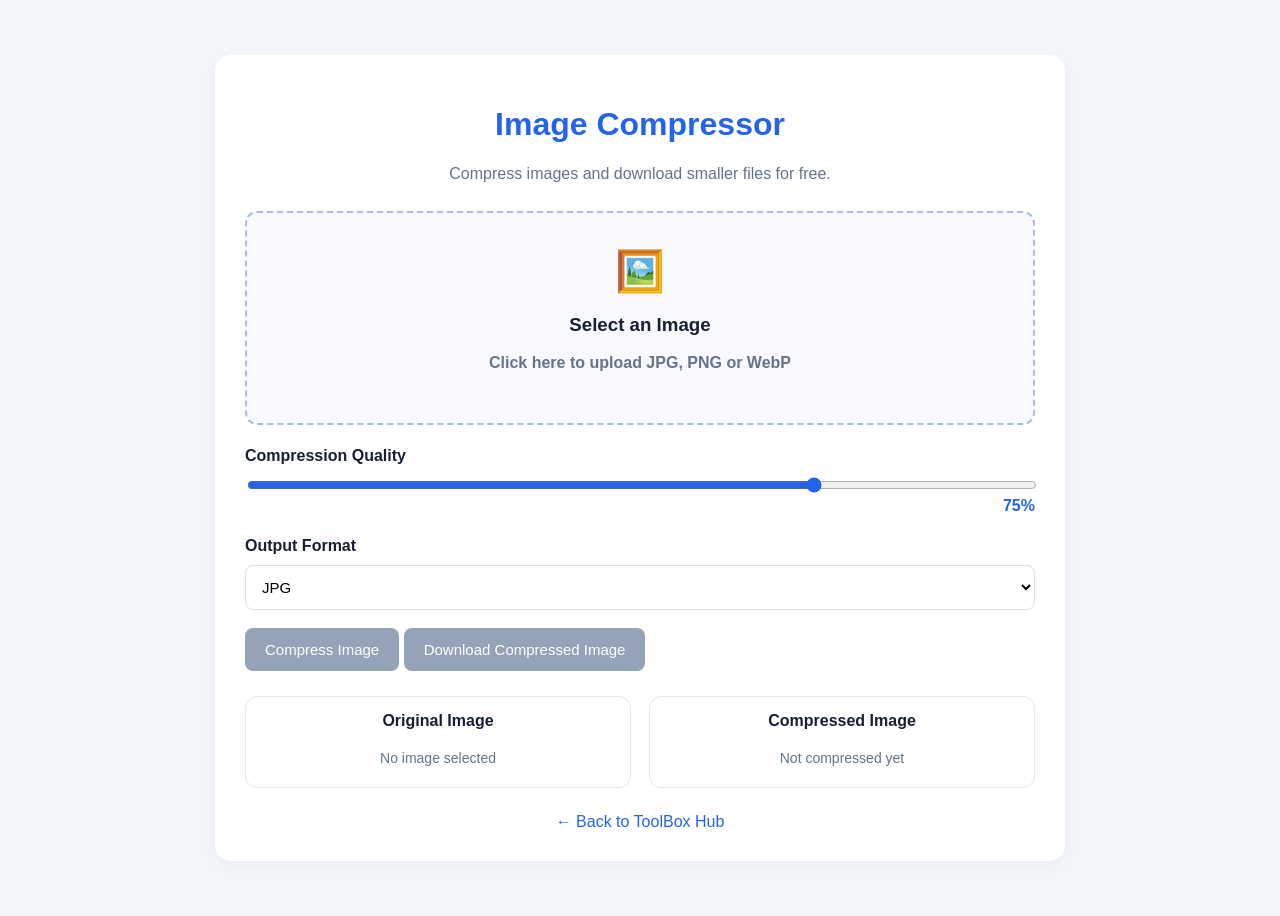
<file: image-compressor.html>
<!DOCTYPE html>
<html lang="en">
<head>
<meta charset="UTF-8">
<meta name="viewport" content="width=device-width, initial-scale=1.0">
<title>Image Compressor - ToolBox Hub</title>

<style>
*{box-sizing:border-box}
body{
 margin:0;padding:25px 15px;
 font-family:Arial,sans-serif;
 background:#f3f6fb;color:#172033
}
.container{
 max-width:850px;margin:30px auto;
 background:white;padding:30px;
 border-radius:16px;
 box-shadow:0 5px 25px #0000000c
}
h1{text-align:center;color:#2563eb}
.subtitle{text-align:center;color:#64748b;margin-bottom:28px}
.upload{
 border:2px dashed #a9bddc;
 border-radius:12px;padding:35px 15px;
 text-align:center;background:#f8faff;
 cursor:pointer
}
.upload:hover{border-color:#2563eb}
.upload input{display:none}
.upload-icon{font-size:40px}
.upload p{color:#64748b}
label{display:block;font-weight:bold;margin:22px 0 10px}
select{
 width:100%;padding:12px;border:1px solid #d5deeb;
 border-radius:8px;font-size:15px;background:white
}
input[type=range]{width:100%;accent-color:#2563eb}
.quality-value{text-align:right;color:#2563eb;font-weight:bold}
button{
 padding:13px 20px;border:0;border-radius:8px;
 background:#2563eb;color:white;font-size:15px;
 cursor:pointer;margin-top:18px
}
button:hover{background:#1d4ed8}
button:disabled{background:#94a3b8;cursor:not-allowed}
.download{background:#16a34a}
.download:hover{background:#15803d}
.preview-grid{
 display:grid;grid-template-columns:repeat(2,1fr);
 gap:18px;margin-top:25px
}
.preview{
 border:1px solid #e2e8f0;border-radius:12px;
 padding:15px;text-align:center;min-width:0
}
.preview h3{font-size:16px;margin-top:0}
.preview img{
 max-width:100%;max-height:230px;
 object-fit:contain;border-radius:7px
}
.stats{font-size:14px;color:#64748b;margin-top:10px;line-height:1.8}
#result{margin-top:20px;text-align:center;font-weight:bold}
.back{
 display:block;text-align:center;margin-top:25px;
 color:#2563eb;text-decoration:none
}
@media(max-width:550px){
 .preview-grid{grid-template-columns:1fr}
 .container{padding:22px}
}
</style>
</head>

<body>
<div class="container">

<h1>Image Compressor</h1>
<p class="subtitle">Compress images and download smaller files for free.</p>

<label class="upload" for="imageInput">
 <div class="upload-icon">🖼️</div>
 <h3>Select an Image</h3>
 <p>Click here to upload JPG, PNG or WebP</p>
 <input type="file" id="imageInput" accept="image/jpeg,image/png,image/webp">
</label>

<label for="quality">Compression Quality</label>
<input type="range" id="quality" min="10" max="100" value="75">
<div class="quality-value"><span id="qualityValue">75</span>%</div>

<label for="format">Output Format</label>
<select id="format">
 <option value="image/jpeg">JPG</option>
 <option value="image/webp">WebP</option>
 <option value="image/png">PNG (lossless)</option>
</select>

<button id="compressBtn" disabled>Compress Image</button>
<button id="downloadBtn" class="download" disabled>Download Compressed Image</button>

<div id="result"></div>

<div class="preview-grid">
 <div class="preview">
  <h3>Original Image</h3>
  <img id="originalPreview" alt="Original image preview" hidden>
  <div class="stats" id="originalStats">No image selected</div>
 </div>

 <div class="preview">
  <h3>Compressed Image</h3>
  <img id="compressedPreview" alt="Compressed image preview" hidden>
  <div class="stats" id="compressedStats">Not compressed yet</div>
 </div>
</div>

<a class="back" href="../index.html">← Back to ToolBox Hub</a>
</div>

<script>
const imageInput=document.getElementById("imageInput");
const quality=document.getElementById("quality");
const qualityValue=document.getElementById("qualityValue");
const format=document.getElementById("format");
const compressBtn=document.getElementById("compressBtn");
const downloadBtn=document.getElementById("downloadBtn");
const originalPreview=document.getElementById("originalPreview");
const compressedPreview=document.getElementById("compressedPreview");
const originalStats=document.getElementById("originalStats");
const compressedStats=document.getElementById("compressedStats");
const result=document.getElementById("result");

let originalFile=null;
let compressedBlob=null;
let originalURL=null;
let compressedURL=null;
let originalImage=null;

function formatSize(bytes){
 if(bytes<1024)return bytes+" B";
 if(bytes<1024*1024)return (bytes/1024).toFixed(2)+" KB";
 return (bytes/(1024*1024)).toFixed(2)+" MB";
}

quality.addEventListener("input",()=>{
 qualityValue.textContent=quality.value;
});

imageInput.addEventListener("change",()=>{
 const file=imageInput.files[0];
 if(!file)return;

 if(!["image/jpeg","image/png","image/webp"].includes(file.type)){
  alert("Please select a JPG, PNG or WebP image.");
  imageInput.value="";
  return;
 }

 originalFile=file;
 compressedBlob=null;
 downloadBtn.disabled=true;
 compressBtn.disabled=true;
 result.textContent="Loading image...";

 if(originalURL)URL.revokeObjectURL(originalURL);
 if(compressedURL)URL.revokeObjectURL(compressedURL);

 originalURL=URL.createObjectURL(file);

 const img=new Image();

 img.onload=()=>{
  originalImage=img;
  originalPreview.src=originalURL;
  originalPreview.hidden=false;
  compressedPreview.hidden=true;

  originalStats.innerHTML=
   "File size: "+formatSize(file.size)+
   "<br>Dimensions: "+img.width+" × "+img.height;

  compressedStats.textContent="Not compressed yet";
  compressBtn.disabled=false;
  result.textContent="";
 };

 img.onerror=()=>{
  result.textContent="Could not load this image.";
 };

 img.src=originalURL;
});

compressBtn.addEventListener("click",()=>{
 if(!originalImage||!originalFile)return;

 result.textContent="Compressing...";

 const canvas=document.createElement("canvas");
 canvas.width=originalImage.naturalWidth;
 canvas.height=originalImage.naturalHeight;

 const ctx=canvas.getContext("2d");
 const selectedFormat=format.value;

 if(selectedFormat==="image/jpeg"){
  ctx.fillStyle="#ffffff";
  ctx.fillRect(0,0,canvas.width,canvas.height);
 }

 ctx.drawImage(originalImage,0,0);

 const selectedQuality=Number(quality.value)/100;

 canvas.toBlob(blob=>{
  if(!blob){
   result.textContent="Compression failed. Try another format.";
   return;
  }

  compressedBlob=blob;

  if(compressedURL)URL.revokeObjectURL(compressedURL);
  compressedURL=URL.createObjectURL(blob);

  compressedPreview.src=compressedURL;
  compressedPreview.hidden=false;

  const difference=originalFile.size-blob.size;
  const percentage=(difference/originalFile.size)*100;

  compressedStats.innerHTML=
   "File size: "+formatSize(blob.size)+
   "<br>Dimensions: "+canvas.width+" × "+canvas.height;

  if(difference>0){
   result.textContent="Success! Image size reduced by "+percentage.toFixed(1)+"%.";
  }else if(difference===0){
   result.textContent="Compressed image has the same file size.";
  }else{
   result.textContent="The new image is larger. Try another format or quality.";
  }

  downloadBtn.disabled=false;

 },selectedFormat,selectedFormat==="image/png"?undefined:selectedQuality);
});

downloadBtn.addEventListener("click",()=>{
 if(!compressedBlob)return;

 const extension={
  "image/jpeg":"jpg",
  "image/png":"png",
  "image/webp":"webp"
 }[compressedBlob.type]||"png";

 const link=document.createElement("a");
 link.href=compressedURL;
 link.download="toolboxhub-compressed."+extension;
 link.click();
});
</script>
</body>
</html>
</file>
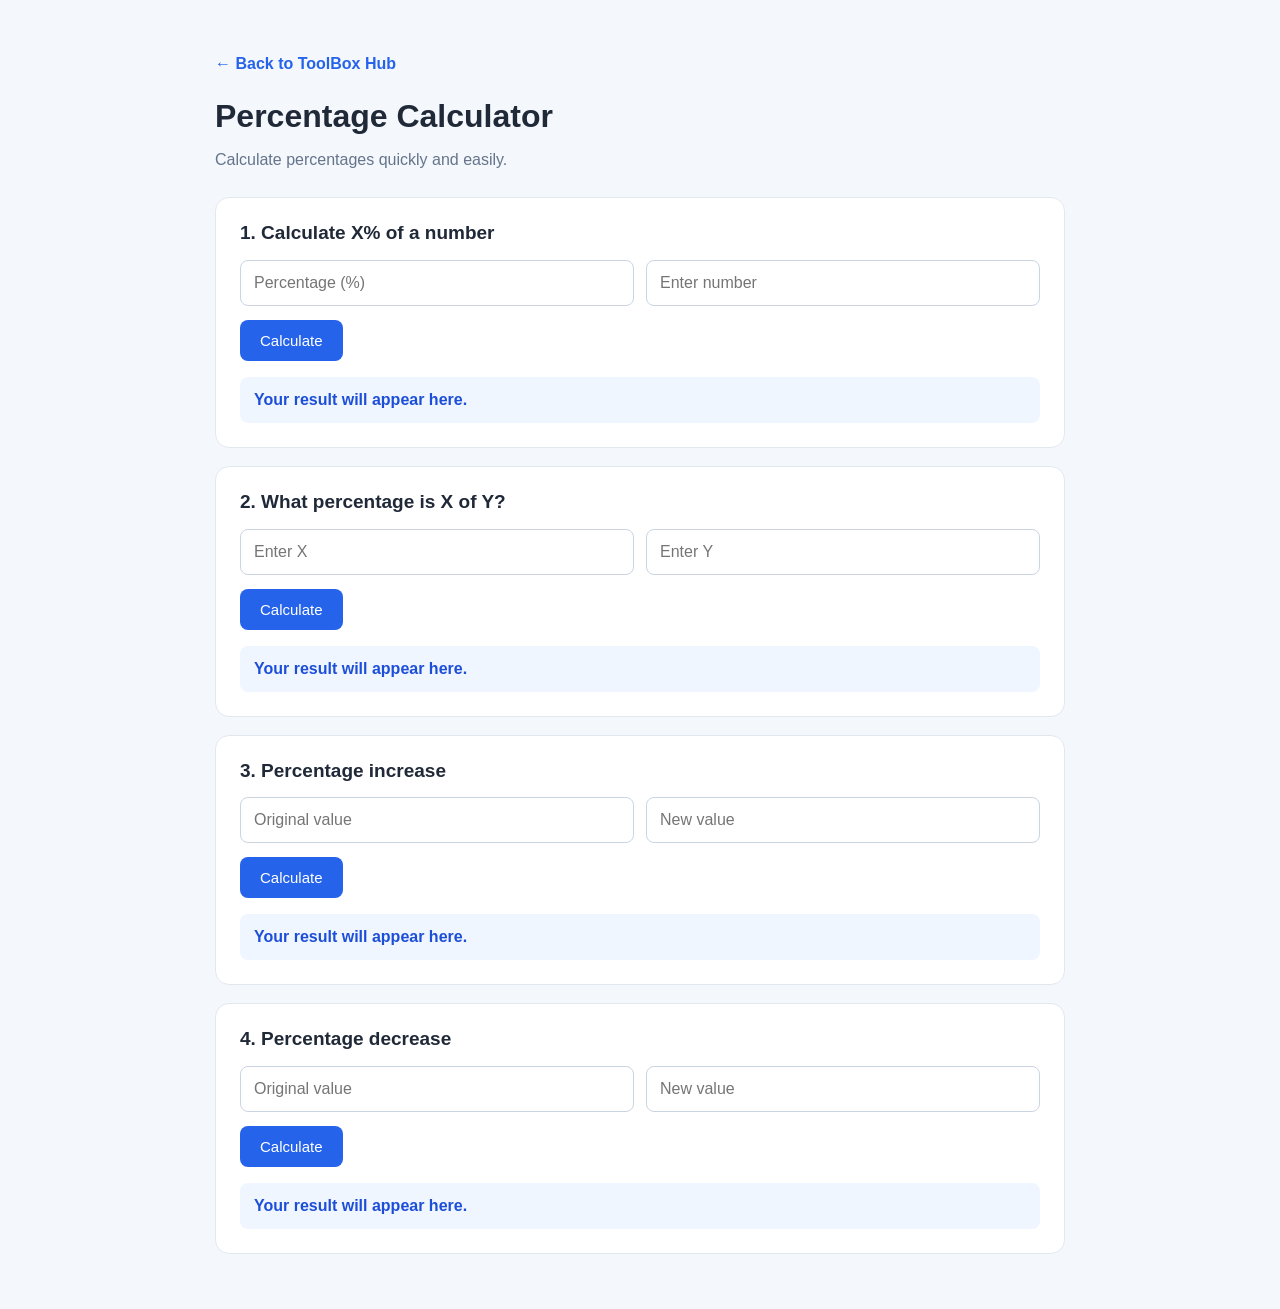
<file: percentage-calculator.html>
<!DOCTYPE html>
<html lang="en">
<head>
<meta charset="UTF-8">
<meta name="viewport" content="width=device-width, initial-scale=1.0">
<title>Percentage Calculator - ToolBox Hub</title>
<meta name="description" content="Free online percentage calculator. Calculate percentages, increases and decreases.">

<style>
*{box-sizing:border-box}
body{margin:0;padding:30px 16px;font-family:Arial,sans-serif;background:#f4f7fb;color:#202938}
.container{max-width:850px;margin:25px auto}
.back{color:#2563eb;text-decoration:none;font-weight:bold}
h1{margin:25px 0 8px;font-size:32px}
.description{color:#64748b;margin-bottom:28px}
.calculator{background:white;padding:24px;border-radius:14px;margin-bottom:18px;border:1px solid #e2e8f0}
h2{font-size:19px;margin-top:0}
.inputs{display:flex;gap:12px;flex-wrap:wrap}
input{flex:1;min-width:130px;padding:13px;border:1px solid #cbd5e1;border-radius:8px;font-size:16px;width:100%}
button{background:#2563eb;color:white;border:0;padding:12px 20px;border-radius:8px;cursor:pointer;font-size:15px;margin-top:14px}
button:hover{background:#1d4ed8}
.result{margin-top:16px;padding:14px;background:#eff6ff;border-radius:8px;color:#1d4ed8;font-weight:bold;min-height:45px}
@media(max-width:550px){.inputs{flex-direction:column}}
</style>
</head>

<body>
<div class="container">

<a class="back" href="../index.html">← Back to ToolBox Hub</a>

<h1>Percentage Calculator</h1>
<p class="description">Calculate percentages quickly and easily.</p>

<div class="calculator">
<h2>1. Calculate X% of a number</h2>
<div class="inputs">
<input type="number" id="p1" placeholder="Percentage (%)">
<input type="number" id="n1" placeholder="Enter number">
</div>
<button onclick="calculateOne()">Calculate</button>
<div class="result" id="r1">Your result will appear here.</div>
</div>

<div class="calculator">
<h2>2. What percentage is X of Y?</h2>
<div class="inputs">
<input type="number" id="p2" placeholder="Enter X">
<input type="number" id="n2" placeholder="Enter Y">
</div>
<button onclick="calculateTwo()">Calculate</button>
<div class="result" id="r2">Your result will appear here.</div>
</div>

<div class="calculator">
<h2>3. Percentage increase</h2>
<div class="inputs">
<input type="number" id="old1" placeholder="Original value">
<input type="number" id="new1" placeholder="New value">
</div>
<button onclick="calculateThree()">Calculate</button>
<div class="result" id="r3">Your result will appear here.</div>
</div>

<div class="calculator">
<h2>4. Percentage decrease</h2>
<div class="inputs">
<input type="number" id="old2" placeholder="Original value">
<input type="number" id="new2" placeholder="New value">
</div>
<button onclick="calculateFour()">Calculate</button>
<div class="result" id="r4">Your result will appear here.</div>
</div>

</div>

<script>
function get(id){
return Number(document.getElementById(id).value);
}

function show(id,text){
document.getElementById(id).textContent=text;
}

function valid(ids){
return ids.every(id=>document.getElementById(id).value.trim()!=="");
}

function calculateOne(){
if(!valid(["p1","n1"])){
show("r1","Please enter both values.");
return;
}
show("r1","Result: "+(get("p1")/100*get("n1")));
}

function calculateTwo(){
if(!valid(["p2","n2"])||get("n2")===0){
show("r2","Enter valid values. Y cannot be zero.");
return;
}
show("r2","Result: "+(get("p2")/get("n2")*100).toFixed(2)+"%");
}

function calculateThree(){
if(!valid(["old1","new1"])||get("old1")===0){
show("r3","Enter valid values. Original value cannot be zero.");
return;
}
show("r3","Increase: "+((get("new1")-get("old1"))/get("old1")*100).toFixed(2)+"%");
}

function calculateFour(){
if(!valid(["old2","new2"])||get("old2")===0){
show("r4","Enter valid values. Original value cannot be zero.");
return;
}
show("r4","Decrease: "+((get("old2")-get("new2"))/get("old2")*100).toFixed(2)+"%");
}
</script>
</body>
</html>
</file>
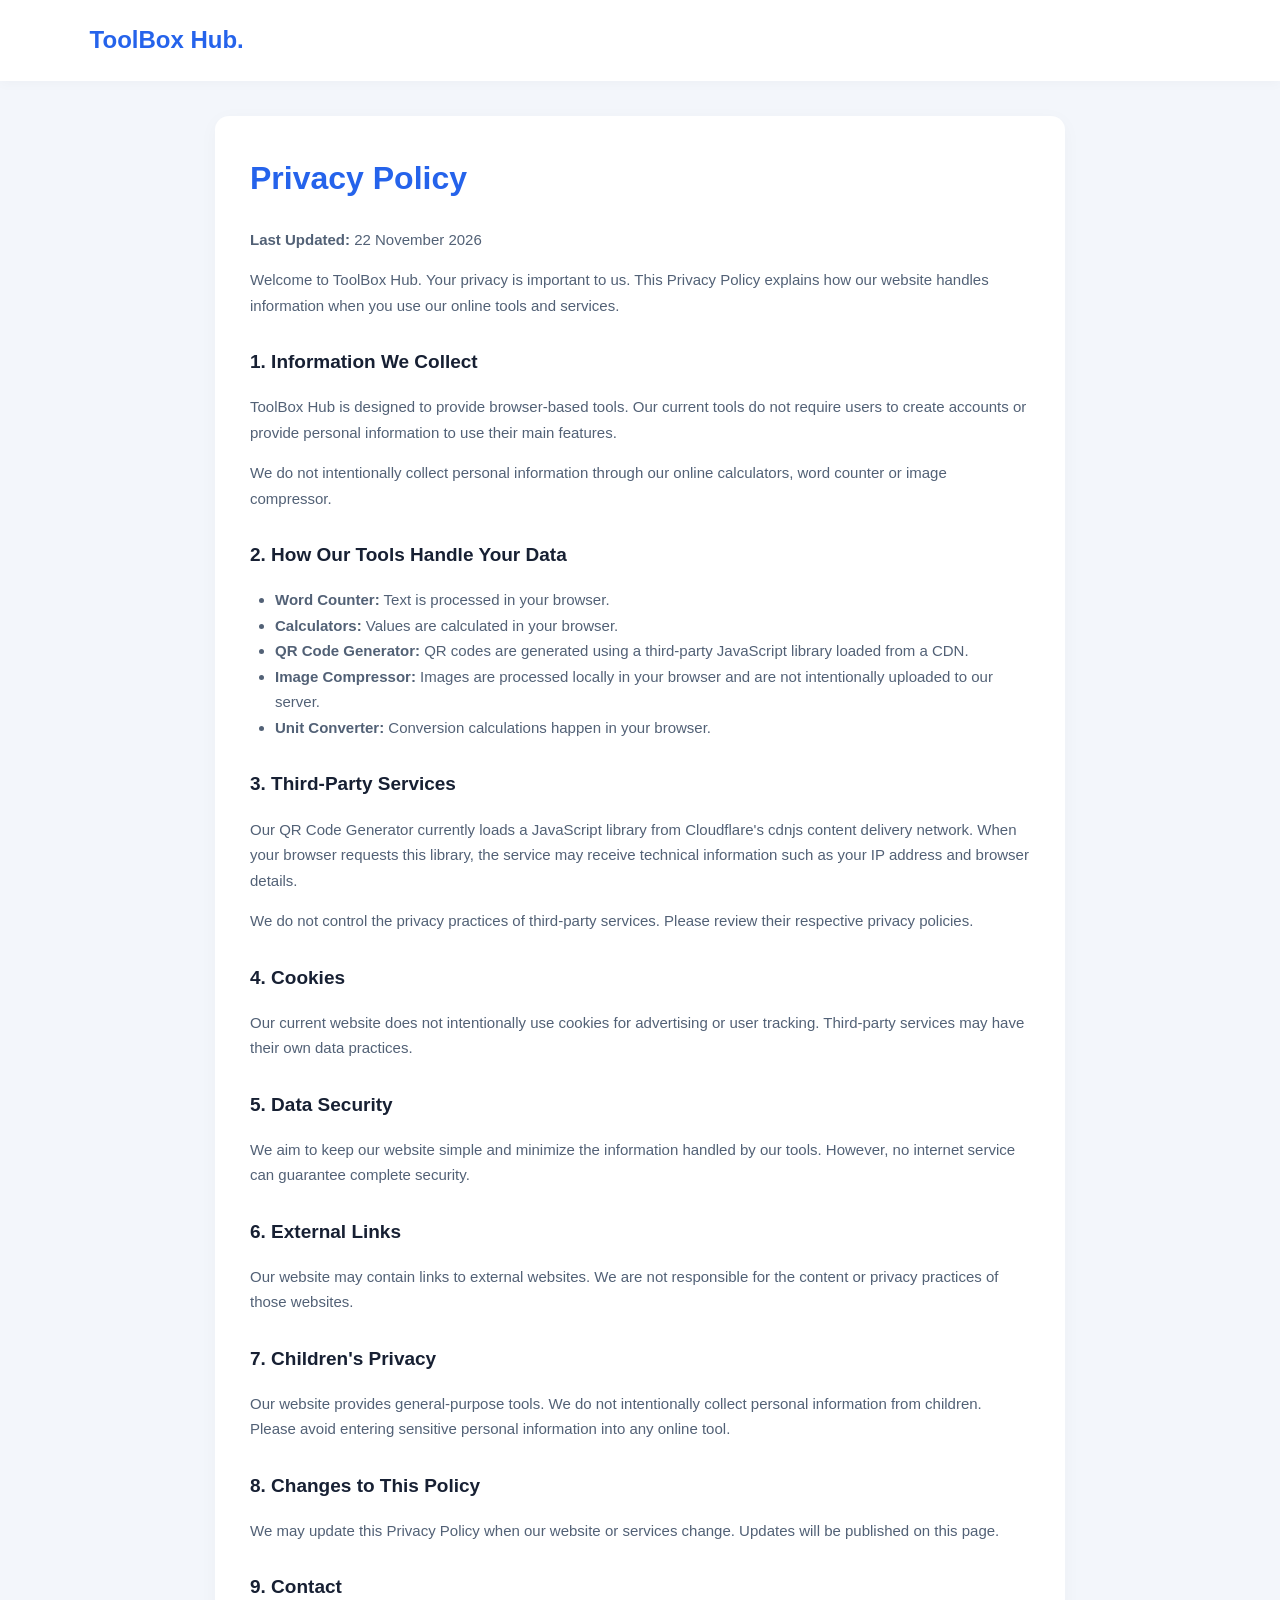
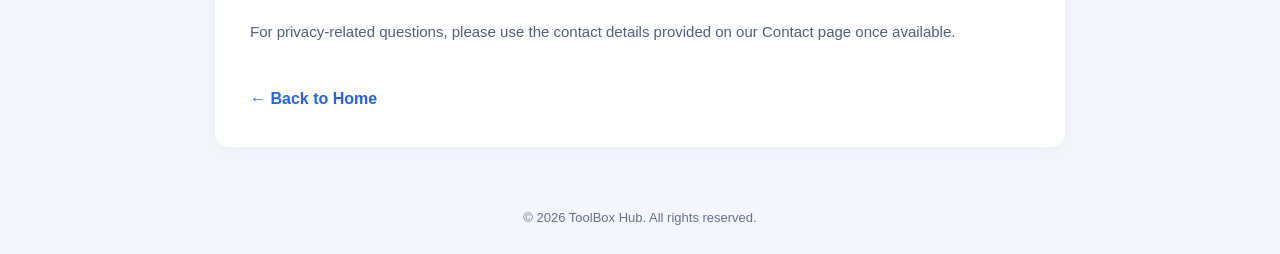
<file: privacy-policy.html>
<!DOCTYPE html>
<html lang="en">
<head>
<meta charset="UTF-8">
<meta name="viewport" content="width=device-width, initial-scale=1.0">
<title>Privacy Policy - ToolBox Hub</title>

<style>
*{box-sizing:border-box}
body{
 margin:0;font-family:Arial,sans-serif;
 background:#f3f6fb;color:#172033;line-height:1.7
}
header{
 background:white;padding:20px 7%;
 box-shadow:0 2px 12px #00000008
}
.logo{font-size:24px;font-weight:bold;color:#2563eb;text-decoration:none}
.container{
 max-width:850px;margin:35px auto;padding:35px;
 background:white;border-radius:14px;
 box-shadow:0 4px 20px #00000008
}
h1{color:#2563eb;margin-top:0}
h2{font-size:19px;margin-top:28px}
p,li{color:#526176;font-size:15px}
ul{padding-left:25px}
a{color:#2563eb}
.back{display:inline-block;margin-top:25px;text-decoration:none;font-weight:bold}
footer{text-align:center;padding:25px;color:#64748b;font-size:13px}
@media(max-width:600px){
 .container{margin:15px;padding:22px}
}
</style>
</head>

<body>

<header>
<a href="../index.html" class="logo">ToolBox Hub.</a>
</header>

<main class="container">

<h1>Privacy Policy</h1>

<p><strong>Last Updated:</strong> 22 November 2026</p>

<p>
Welcome to ToolBox Hub. Your privacy is important to us.
This Privacy Policy explains how our website handles information
when you use our online tools and services.
</p>

<h2>1. Information We Collect</h2>

<p>
ToolBox Hub is designed to provide browser-based tools.
Our current tools do not require users to create accounts or
provide personal information to use their main features.
</p>

<p>
We do not intentionally collect personal information through
our online calculators, word counter or image compressor.
</p>

<h2>2. How Our Tools Handle Your Data</h2>

<ul>
<li><strong>Word Counter:</strong> Text is processed in your browser.</li>
<li><strong>Calculators:</strong> Values are calculated in your browser.</li>
<li><strong>QR Code Generator:</strong> QR codes are generated using a third-party JavaScript library loaded from a CDN.</li>
<li><strong>Image Compressor:</strong> Images are processed locally in your browser and are not intentionally uploaded to our server.</li>
<li><strong>Unit Converter:</strong> Conversion calculations happen in your browser.</li>
</ul>

<h2>3. Third-Party Services</h2>

<p>
Our QR Code Generator currently loads a JavaScript library
from Cloudflare's cdnjs content delivery network.
When your browser requests this library, the service may receive
technical information such as your IP address and browser details.
</p>

<p>
We do not control the privacy practices of third-party services.
Please review their respective privacy policies.
</p>

<h2>4. Cookies</h2>

<p>
Our current website does not intentionally use cookies for
advertising or user tracking. Third-party services may have
their own data practices.
</p>

<h2>5. Data Security</h2>

<p>
We aim to keep our website simple and minimize the information
handled by our tools. However, no internet service can guarantee
complete security.
</p>

<h2>6. External Links</h2>

<p>
Our website may contain links to external websites.
We are not responsible for the content or privacy practices
of those websites.
</p>

<h2>7. Children's Privacy</h2>

<p>
Our website provides general-purpose tools. We do not
intentionally collect personal information from children.
Please avoid entering sensitive personal information into
any online tool.
</p>

<h2>8. Changes to This Policy</h2>

<p>
We may update this Privacy Policy when our website or services
change. Updates will be published on this page.
</p>

<h2>9. Contact</h2>

<p>
For privacy-related questions, please use the contact details
provided on our Contact page once available.
</p>

<a href="../index.html" class="back">← Back to Home</a>

</main>

<footer>
© <span id="year"></span> ToolBox Hub. All rights reserved.
</footer>

<script>
document.getElementById("year").textContent=new Date().getFullYear();
</script>

</body>
</html>
</file>
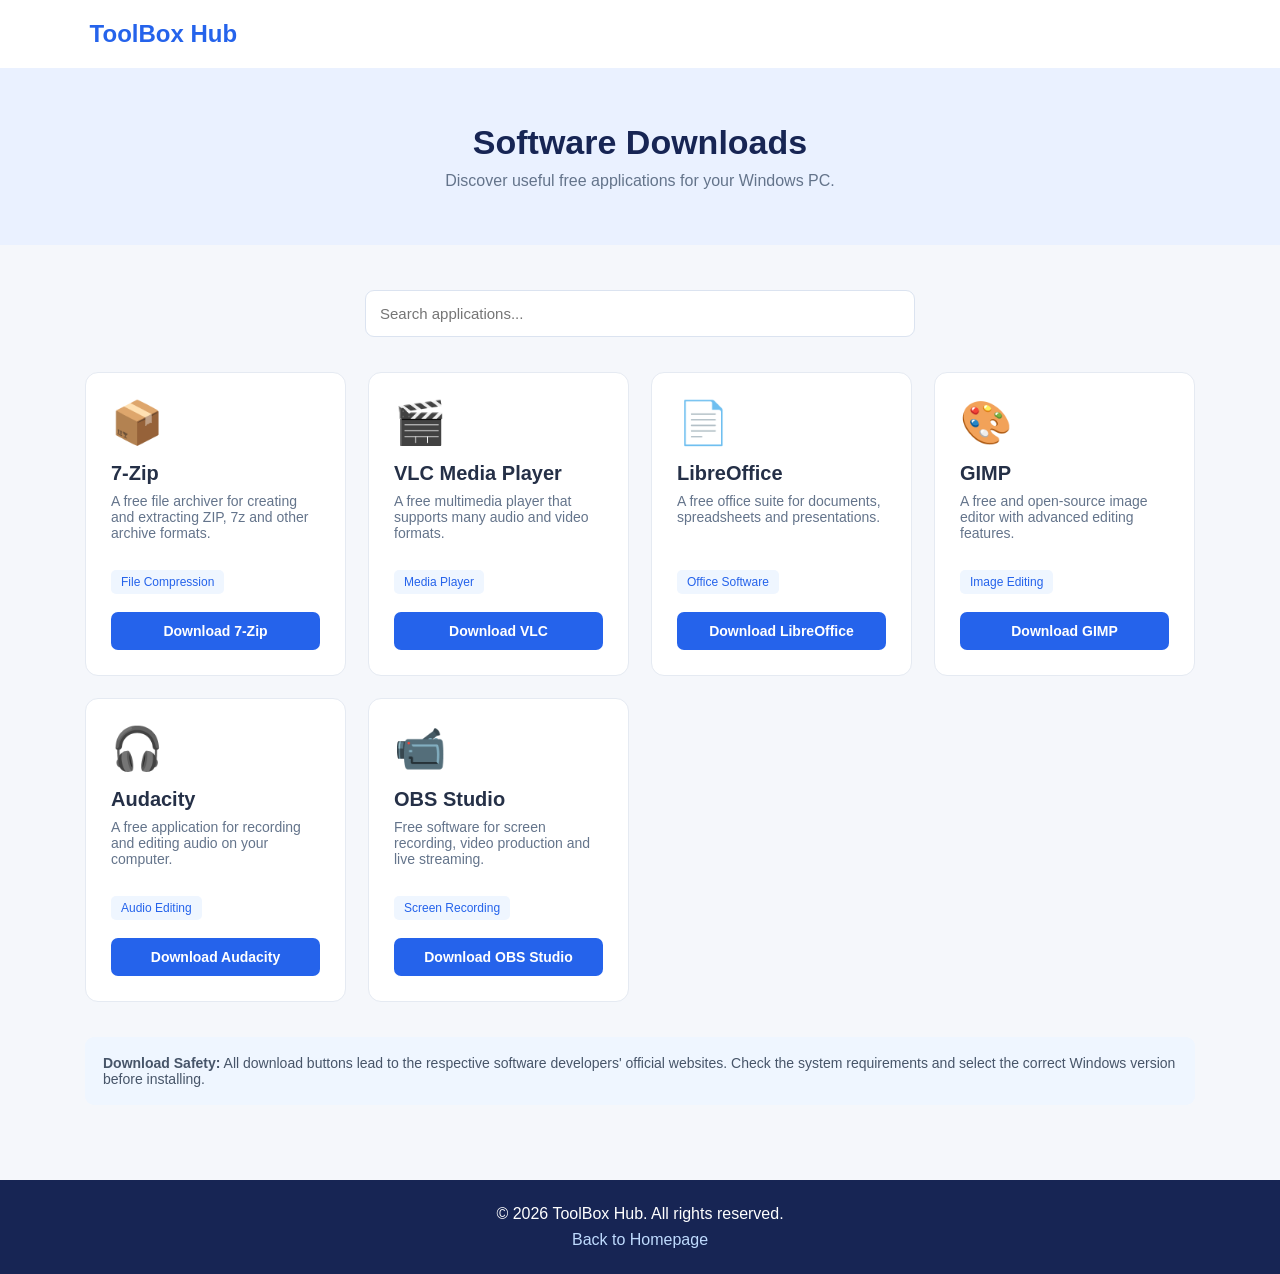
<file: software.html>
<!DOCTYPE html>
<html lang="en">
<head>
<meta charset="UTF-8">
<meta name="viewport" content="width=device-width, initial-scale=1.0">
<title>Software Downloads - ToolBox Hub</title>

<style>
* {
    margin: 0;
    padding: 0;
    box-sizing: border-box;
}

body {
    font-family: Arial, sans-serif;
    background: #f5f7fb;
    color: #253047;
}

header {
    background: white;
    padding: 20px 7%;
    box-shadow: 0 2px 10px rgba(0,0,0,0.05);
}

header a {
    color: #2563eb;
    font-size: 24px;
    font-weight: bold;
    text-decoration: none;
}

.hero {
    text-align: center;
    padding: 55px 20px;
    background: #eaf1ff;
}

.hero h1 {
    font-size: 34px;
    color: #172554;
    margin-bottom: 10px;
}

.hero p {
    color: #64748b;
}

.container {
    max-width: 1150px;
    margin: auto;
    padding: 45px 20px;
}

.search {
    display: block;
    width: 100%;
    max-width: 550px;
    margin: 0 auto 35px;
    padding: 14px;
    border: 1px solid #dbe3f0;
    border-radius: 9px;
    font-size: 15px;
    outline: none;
}

.search:focus {
    border-color: #2563eb;
}

.grid {
    display: grid;
    grid-template-columns: repeat(auto-fit, minmax(250px, 1fr));
    gap: 22px;
}

.card {
    background: white;
    padding: 25px;
    border: 1px solid #e5eaf2;
    border-radius: 13px;
    transition: 0.2s;
}

.card:hover {
    transform: translateY(-4px);
    box-shadow: 0 8px 22px rgba(0,0,0,0.07);
}

.icon {
    font-size: 42px;
    margin-bottom: 15px;
}

.card h2 {
    font-size: 20px;
    margin-bottom: 8px;
}

.card p {
    font-size: 14px;
    color: #64748b;
    min-height: 65px;
}

.category {
    display: inline-block;
    background: #eff6ff;
    color: #2563eb;
    padding: 5px 10px;
    border-radius: 5px;
    font-size: 12px;
    margin: 12px 0 18px;
}

.download {
    display: block;
    text-align: center;
    background: #2563eb;
    color: white;
    padding: 11px;
    border-radius: 7px;
    text-decoration: none;
    font-weight: bold;
    font-size: 14px;
}

.download:hover {
    background: #1d4ed8;
}

.notice {
    margin-top: 35px;
    padding: 18px;
    background: #eff6ff;
    border-radius: 9px;
    color: #475569;
    font-size: 14px;
}

.empty {
    display: none;
    text-align: center;
    color: #64748b;
    padding: 25px;
}

footer {
    background: #172554;
    color: white;
    text-align: center;
    padding: 25px;
    margin-top: 30px;
}

footer a {
    color: #bfdbfe;
    text-decoration: none;
}

@media(max-width: 600px) {
    .hero h1 { font-size: 27px; }
}
</style>
</head>

<body>

<header>
    <a href="../index.html">ToolBox Hub</a>
</header>

<section class="hero">
    <h1>Software Downloads</h1>
    <p>Discover useful free applications for your Windows PC.</p>
</section>

<main class="container">

<input
    type="text"
    class="search"
    id="search"
    placeholder="Search applications..."
    aria-label="Search applications"
>

<div class="grid" id="softwareGrid">

    <article class="card">
        <div class="icon">📦</div>
        <h2>7-Zip</h2>
        <p>A free file archiver for creating and extracting ZIP, 7z and other archive formats.</p>
        <span class="category">File Compression</span>
        <a class="download" href="https://www.7-zip.org/" target="_blank" rel="noopener noreferrer">Download 7-Zip</a>
    </article>

    <article class="card">
        <div class="icon">🎬</div>
        <h2>VLC Media Player</h2>
        <p>A free multimedia player that supports many audio and video formats.</p>
        <span class="category">Media Player</span>
        <a class="download" href="https://www.videolan.org/vlc/" target="_blank" rel="noopener noreferrer">Download VLC</a>
    </article>

    <article class="card">
        <div class="icon">📄</div>
        <h2>LibreOffice</h2>
        <p>A free office suite for documents, spreadsheets and presentations.</p>
        <span class="category">Office Software</span>
        <a class="download" href="https://www.libreoffice.org/download/download-libreoffice/" target="_blank" rel="noopener noreferrer">Download LibreOffice</a>
    </article>

    <article class="card">
        <div class="icon">🎨</div>
        <h2>GIMP</h2>
        <p>A free and open-source image editor with advanced editing features.</p>
        <span class="category">Image Editing</span>
        <a class="download" href="https://www.gimp.org/downloads/" target="_blank" rel="noopener noreferrer">Download GIMP</a>
    </article>

    <article class="card">
        <div class="icon">🎧</div>
        <h2>Audacity</h2>
        <p>A free application for recording and editing audio on your computer.</p>
        <span class="category">Audio Editing</span>
        <a class="download" href="https://www.audacityteam.org/download/" target="_blank" rel="noopener noreferrer">Download Audacity</a>
    </article>

    <article class="card">
        <div class="icon">📹</div>
        <h2>OBS Studio</h2>
        <p>Free software for screen recording, video production and live streaming.</p>
        <span class="category">Screen Recording</span>
        <a class="download" href="https://obsproject.com/download" target="_blank" rel="noopener noreferrer">Download OBS Studio</a>
    </article>

</div>

<p class="empty" id="empty">No applications found.</p>

<div class="notice">
    <strong>Download Safety:</strong>
    All download buttons lead to the respective software developers' official websites.
    Check the system requirements and select the correct Windows version before installing.
</div>

</main>

<footer>
    <p>© 2026 ToolBox Hub. All rights reserved.</p>
    <p style="margin-top:8px">
        <a href="../index.html">Back to Homepage</a>
    </p>
</footer>

<script>
const search = document.getElementById("search");
const cards = document.querySelectorAll(".card");
const empty = document.getElementById("empty");

search.addEventListener("input", function() {
    const query = this.value.toLowerCase();
    let count = 0;

    cards.forEach(card => {
        const match = card.textContent.toLowerCase().includes(query);
        card.style.display = match ? "block" : "none";
        if (match) count++;
    });

    empty.style.display = count === 0 ? "block" : "none";
});
</script>

</body>
</html>
</file>
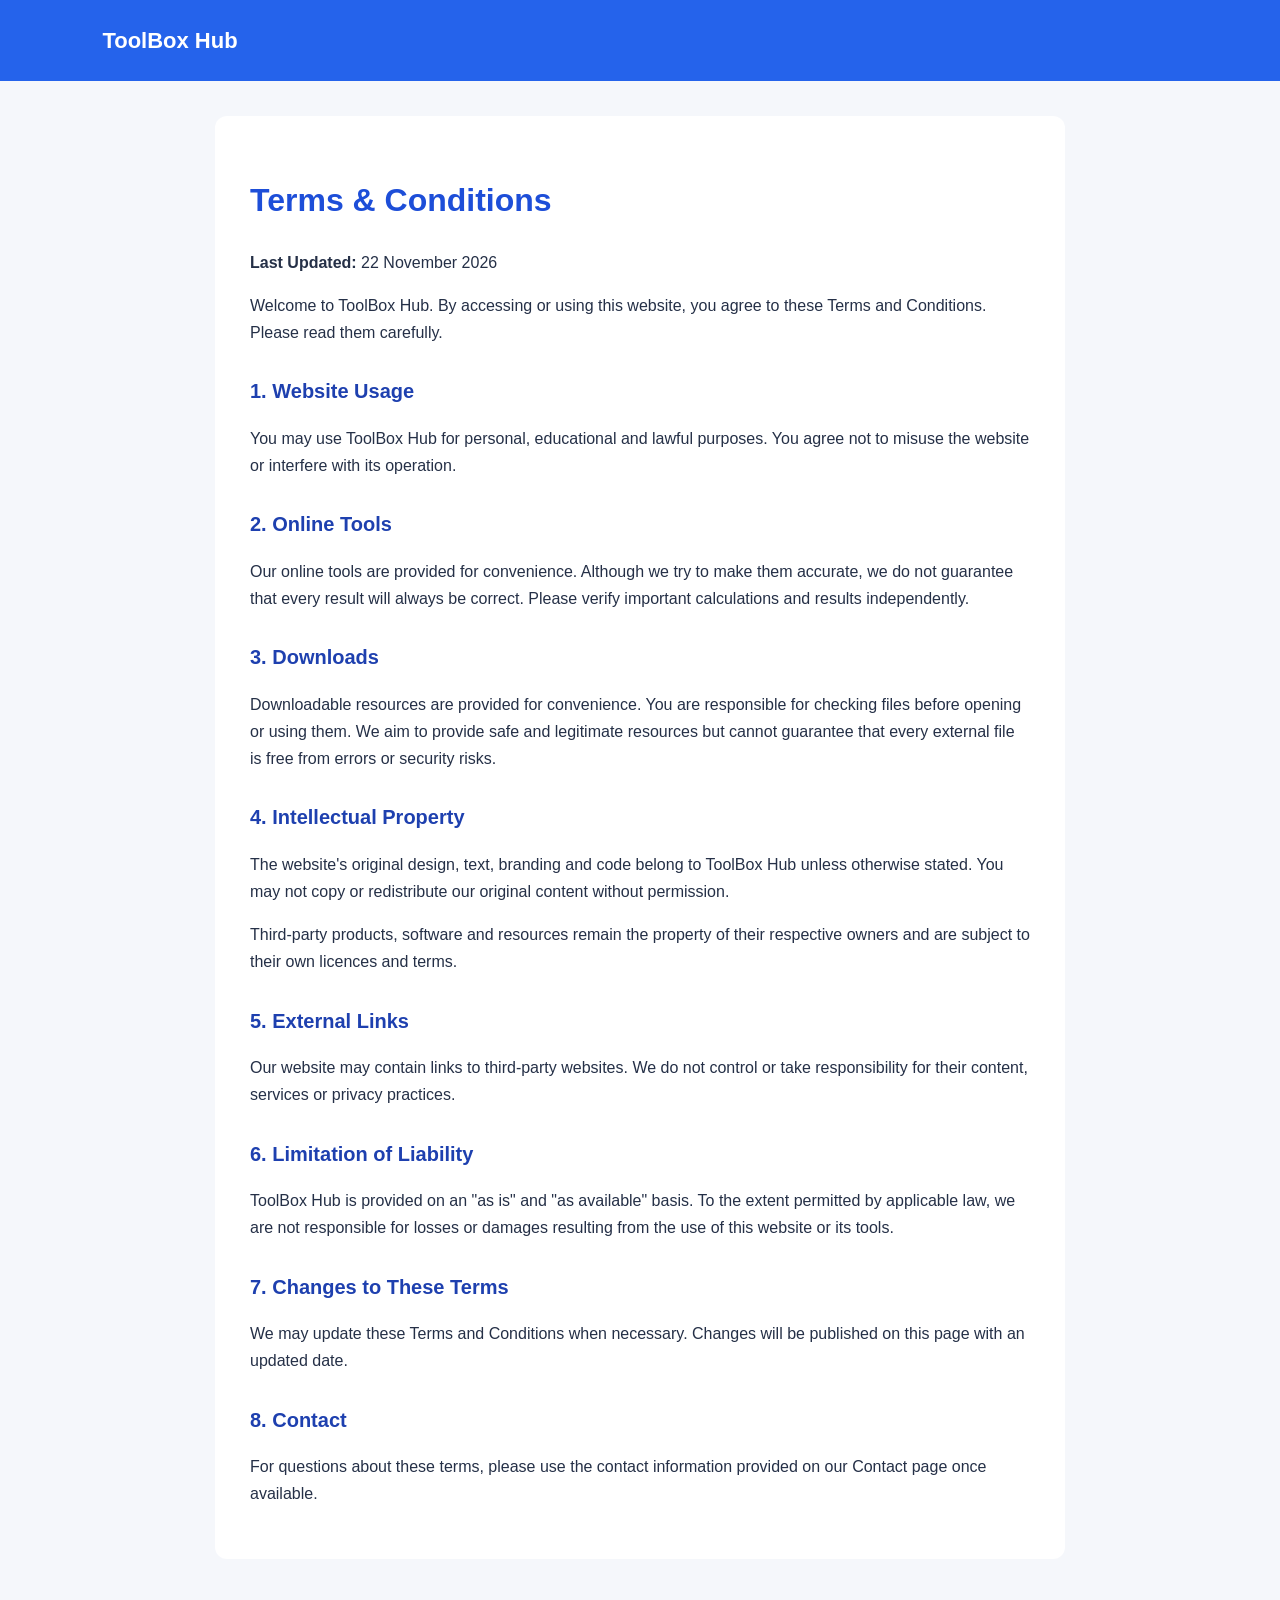
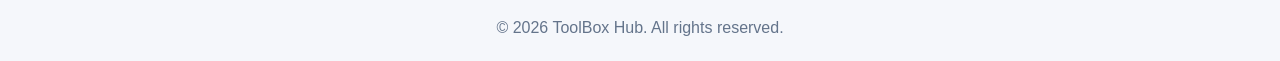
<file: terms.html>
<!DOCTYPE html>
<html lang="en">
<head>
    <meta charset="UTF-8">
    <meta name="viewport" content="width=device-width, initial-scale=1.0">
    <title>Terms & Conditions - ToolBox Hub</title>
    <style>
        * { box-sizing: border-box; }
        body {
            margin: 0;
            font-family: Arial, sans-serif;
            background: #f5f7fb;
            color: #253047;
            line-height: 1.7;
        }
        header {
            background: #2563eb;
            color: white;
            padding: 22px 8%;
        }
        header a {
            color: white;
            text-decoration: none;
            font-size: 22px;
            font-weight: bold;
        }
        main {
            max-width: 850px;
            margin: 35px auto;
            padding: 35px;
            background: white;
            border-radius: 12px;
        }
        h1 { color: #1d4ed8; }
        h2 {
            margin-top: 28px;
            color: #1e40af;
            font-size: 20px;
        }
        footer {
            text-align: center;
            padding: 20px;
            color: #64748b;
        }
        @media(max-width: 600px) {
            main { margin: 15px; padding: 22px; }
        }
    </style>
</head>
<body>

<header>
    <a href="../index.html">ToolBox Hub</a>
</header>

<main>
    <h1>Terms & Conditions</h1>
    <p><strong>Last Updated:</strong> 22 November 2026</p>

    <p>Welcome to ToolBox Hub. By accessing or using this website, you agree to these Terms and Conditions. Please read them carefully.</p>

    <h2>1. Website Usage</h2>
    <p>You may use ToolBox Hub for personal, educational and lawful purposes. You agree not to misuse the website or interfere with its operation.</p>

    <h2>2. Online Tools</h2>
    <p>Our online tools are provided for convenience. Although we try to make them accurate, we do not guarantee that every result will always be correct. Please verify important calculations and results independently.</p>

    <h2>3. Downloads</h2>
    <p>Downloadable resources are provided for convenience. You are responsible for checking files before opening or using them. We aim to provide safe and legitimate resources but cannot guarantee that every external file is free from errors or security risks.</p>

    <h2>4. Intellectual Property</h2>
    <p>The website's original design, text, branding and code belong to ToolBox Hub unless otherwise stated. You may not copy or redistribute our original content without permission.</p>
    <p>Third-party products, software and resources remain the property of their respective owners and are subject to their own licences and terms.</p>

    <h2>5. External Links</h2>
    <p>Our website may contain links to third-party websites. We do not control or take responsibility for their content, services or privacy practices.</p>

    <h2>6. Limitation of Liability</h2>
    <p>ToolBox Hub is provided on an "as is" and "as available" basis. To the extent permitted by applicable law, we are not responsible for losses or damages resulting from the use of this website or its tools.</p>

    <h2>7. Changes to These Terms</h2>
    <p>We may update these Terms and Conditions when necessary. Changes will be published on this page with an updated date.</p>

    <h2>8. Contact</h2>
    <p>For questions about these terms, please use the contact information provided on our Contact page once available.</p>

</main>

<footer>
    © 2026 ToolBox Hub. All rights reserved.
</footer>

</body>
</html>
</file>
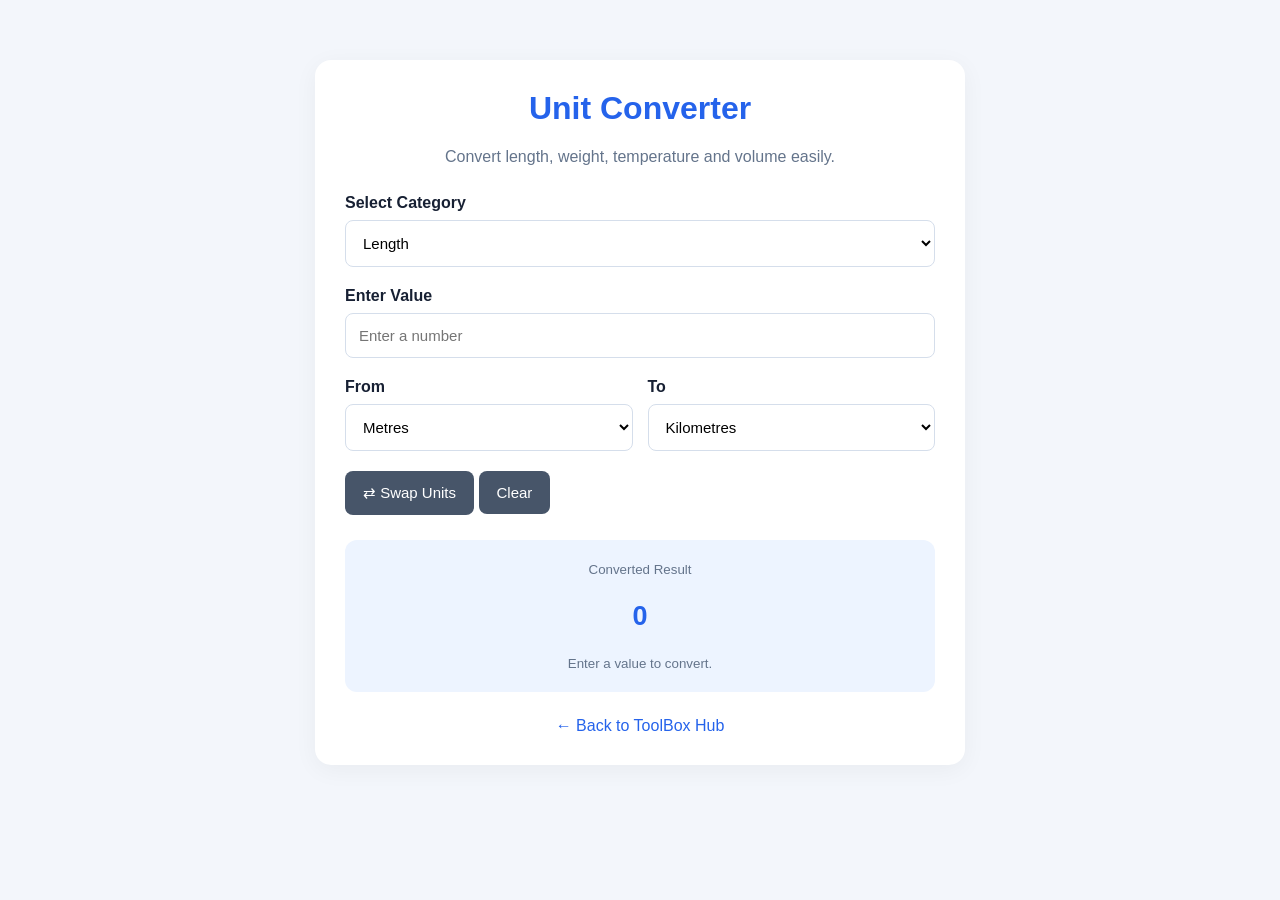
<file: unit-converter.html>
<!DOCTYPE html>
<html lang="en">
<head>
<meta charset="UTF-8">
<meta name="viewport" content="width=device-width, initial-scale=1.0">
<title>Unit Converter - ToolBox Hub</title>

<style>
*{box-sizing:border-box}
body{
 margin:0;padding:25px 15px;
 font-family:Arial,sans-serif;
 background:#f3f6fb;color:#172033
}
.container{
 max-width:650px;margin:35px auto;
 background:white;padding:30px;
 border-radius:16px;
 box-shadow:0 5px 25px #0000000c
}
h1{text-align:center;color:#2563eb;margin-top:0}
.subtitle{text-align:center;color:#64748b;margin-bottom:28px}
label{display:block;font-weight:bold;margin:20px 0 8px}
select,input{
 width:100%;padding:13px;
 border:1px solid #d5deeb;border-radius:8px;
 font-size:15px;background:white
}
.grid{display:grid;grid-template-columns:1fr 1fr;gap:15px}
button{
 padding:13px 18px;border:0;border-radius:8px;
 background:#2563eb;color:white;font-size:15px;
 cursor:pointer;margin-top:20px
}
button:hover{background:#1d4ed8}
.secondary{background:#475569}
.result{
 margin-top:25px;padding:20px;
 background:#edf4ff;border-radius:12px;text-align:center
}
.result small{color:#64748b}
.result h2{color:#2563eb;font-size:27px;overflow-wrap:anywhere}
.back{
 display:block;text-align:center;margin-top:25px;
 color:#2563eb;text-decoration:none
}
@media(max-width:500px){
 .container{padding:22px}
 .grid{grid-template-columns:1fr}
}
</style>
</head>

<body>
<div class="container">

<h1>Unit Converter</h1>
<p class="subtitle">Convert length, weight, temperature and volume easily.</p>

<label for="category">Select Category</label>
<select id="category">
 <option value="length">Length</option>
 <option value="weight">Weight</option>
 <option value="temperature">Temperature</option>
 <option value="volume">Volume</option>
</select>

<label for="inputValue">Enter Value</label>
<input type="number" id="inputValue" placeholder="Enter a number" step="any">

<div class="grid">
 <div>
  <label for="fromUnit">From</label>
  <select id="fromUnit"></select>
 </div>

 <div>
  <label for="toUnit">To</label>
  <select id="toUnit"></select>
 </div>
</div>

<button id="swapBtn" class="secondary">⇄ Swap Units</button>
<button id="clearBtn" class="secondary">Clear</button>

<div class="result">
 <small>Converted Result</small>
 <h2 id="result">0</h2>
 <small id="resultDetails">Enter a value to convert.</small>
</div>

<a class="back" href="../index.html">← Back to ToolBox Hub</a>

</div>

<script>
const units={
 length:{
  "Metres":1,
  "Kilometres":1000,
  "Centimetres":0.01,
  "Millimetres":0.001,
  "Miles":1609.344,
  "Feet":0.3048,
  "Inches":0.0254
 },
 weight:{
  "Kilograms":1,
  "Grams":0.001,
  "Milligrams":0.000001,
  "Pounds":0.45359237,
  "Ounces":0.028349523125,
  "Tonnes":1000
 },
 temperature:{
  "Celsius":"C",
  "Fahrenheit":"F",
  "Kelvin":"K"
 },
 volume:{
  "Litres":1,
  "Millilitres":0.001,
  "Cubic Metres":1000,
  "US Gallons":3.785411784,
  "US Cups":0.2365882365
 }
};

const category=document.getElementById("category");
const inputValue=document.getElementById("inputValue");
const fromUnit=document.getElementById("fromUnit");
const toUnit=document.getElementById("toUnit");
const result=document.getElementById("result");
const resultDetails=document.getElementById("resultDetails");

function loadUnits(){
 const selected=units[category.value];
 const names=Object.keys(selected);

 fromUnit.innerHTML="";
 toUnit.innerHTML="";

 names.forEach((name,index)=>{
  fromUnit.add(new Option(name,name));
  toUnit.add(new Option(name,name));
 });

 if(names.length>1){
  toUnit.selectedIndex=1;
 }

 convert();
}

function convertTemperature(value,from,to){
 let celsius;

 if(from==="Celsius")celsius=value;
 else if(from==="Fahrenheit")celsius=(value-32)*5/9;
 else celsius=value-273.15;

 if(to==="Celsius")return celsius;
 if(to==="Fahrenheit")return celsius*9/5+32;
 return celsius+273.15;
}

function convert(){
 const value=inputValue.value;

 if(value.trim()===""||!Number.isFinite(Number(value))){
  result.textContent="0";
  resultDetails.textContent="Enter a value to convert.";
  return;
 }

 const number=Number(value);
 const from=fromUnit.value;
 const to=toUnit.value;

 if(!from||!to)return;

 let answer;

 if(category.value==="temperature"){
  answer=convertTemperature(number,from,to);
 }else{
  const base=number*units[category.value][from];
  answer=base/units[category.value][to];
 }

 if(!Number.isFinite(answer)){
  result.textContent="Invalid result";
  resultDetails.textContent="";
  return;
 }

 const formatted=Number(answer.toPrecision(12)).toLocaleString("en-US",{
  maximumFractionDigits:10
 });

 result.textContent=formatted;
 resultDetails.textContent=number.toLocaleString("en-US")+" "+from+" = "+formatted+" "+to;
}

category.addEventListener("change",loadUnits);
inputValue.addEventListener("input",convert);
fromUnit.addEventListener("change",convert);
toUnit.addEventListener("change",convert);

document.getElementById("swapBtn").addEventListener("click",()=>{
 const oldFrom=fromUnit.value;
 fromUnit.value=toUnit.value;
 toUnit.value=oldFrom;
 convert();
});

document.getElementById("clearBtn").addEventListener("click",()=>{
 inputValue.value="";
 result.textContent="0";
 resultDetails.textContent="Enter a value to convert.";
});

loadUnits();
</script>

</body>
</html>
</file>
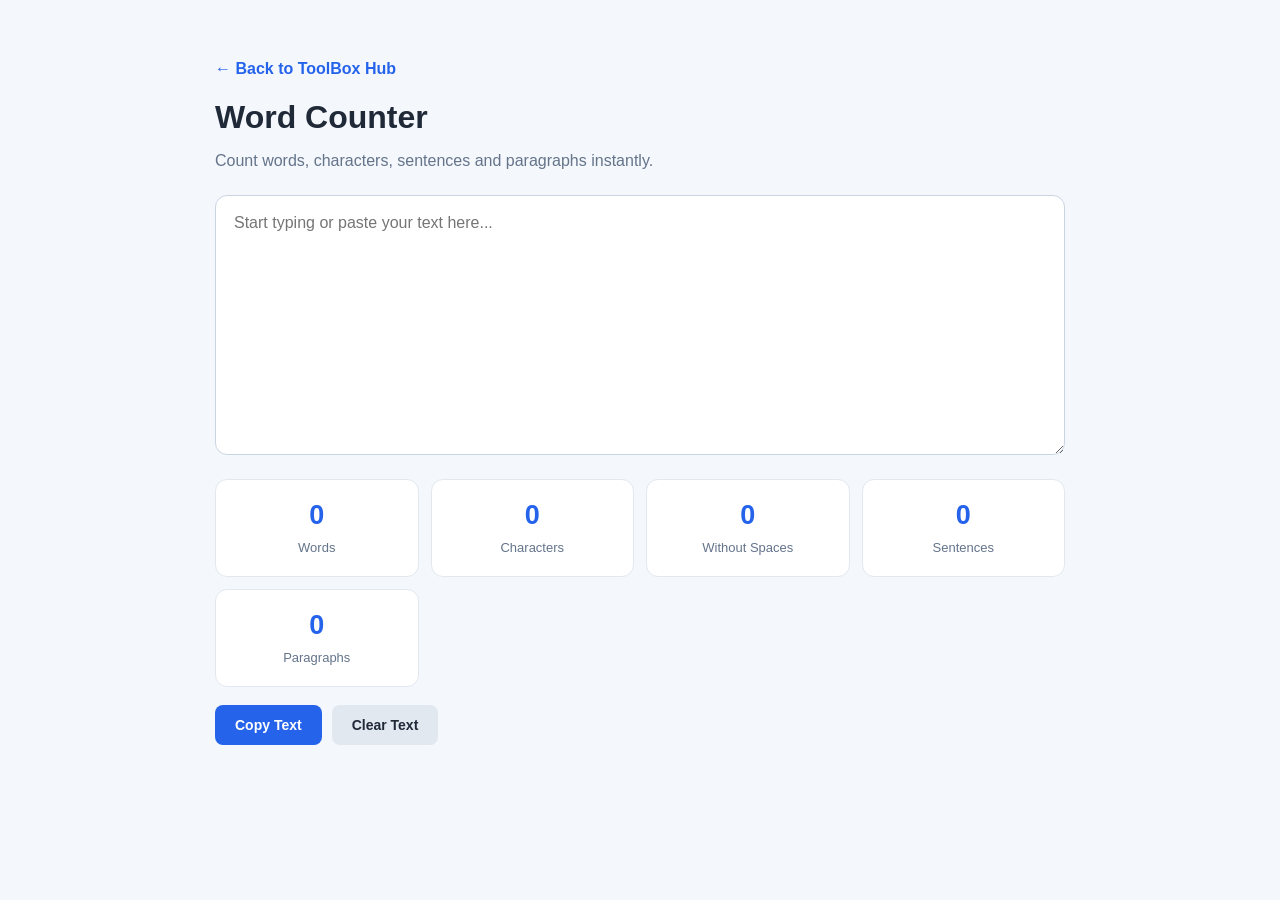
<file: word-counter.html>
<!DOCTYPE html>
<html lang="en">
<head>
    <meta charset="UTF-8">
    <meta name="viewport" content="width=device-width, initial-scale=1.0">
    <meta name="description" content="Free online word counter. Count words, characters, sentences and paragraphs instantly.">
    <title>Free Word Counter - ToolBox Hub</title>

    <style>
        * {
            box-sizing: border-box;
        }

        body {
            margin: 0;
            padding: 30px 16px;
            font-family: Arial, sans-serif;
            background: #f4f7fb;
            color: #202938;
        }

        .container {
            max-width: 850px;
            margin: 30px auto;
        }

        .back {
            color: #2563eb;
            text-decoration: none;
            font-weight: bold;
        }

        h1 {
            margin-bottom: 8px;
            font-size: 32px;
        }

        .description {
            color: #64748b;
            margin-bottom: 25px;
        }

        textarea {
            width: 100%;
            min-height: 260px;
            padding: 18px;
            border: 1px solid #cbd5e1;
            border-radius: 12px;
            font-size: 16px;
            resize: vertical;
            outline: none;
            font-family: Arial, sans-serif;
        }

        textarea:focus {
            border-color: #2563eb;
        }

        .stats {
            display: grid;
            grid-template-columns: repeat(4, 1fr);
            gap: 12px;
            margin-top: 20px;
        }

        .stat {
            background: white;
            padding: 20px 10px;
            border-radius: 12px;
            text-align: center;
            border: 1px solid #e2e8f0;
        }

        .number {
            display: block;
            font-size: 27px;
            font-weight: bold;
            color: #2563eb;
            margin-bottom: 7px;
        }

        .label {
            font-size: 13px;
            color: #64748b;
        }

        .actions {
            display: flex;
            gap: 10px;
            margin-top: 18px;
            flex-wrap: wrap;
        }

        button {
            border: none;
            padding: 12px 20px;
            border-radius: 8px;
            cursor: pointer;
            font-size: 14px;
            font-weight: bold;
        }

        .copy {
            background: #2563eb;
            color: white;
        }

        .clear {
            background: #e2e8f0;
            color: #202938;
        }

        @media (max-width: 600px) {
            .stats {
                grid-template-columns: repeat(2, 1fr);
            }

            h1 {
                font-size: 27px;
            }
        }
    </style>
</head>

<body>
    <div class="container">

        <a class="back" href="../index.html">← Back to ToolBox Hub</a>

        <h1>Word Counter</h1>
        <p class="description">
            Count words, characters, sentences and paragraphs instantly.
        </p>

        <textarea id="textInput"
            placeholder="Start typing or paste your text here..."></textarea>

        <div class="stats">

            <div class="stat">
                <span class="number" id="words">0</span>
                <span class="label">Words</span>
            </div>

            <div class="stat">
                <span class="number" id="characters">0</span>
                <span class="label">Characters</span>
            </div>

            <div class="stat">
                <span class="number" id="noSpaces">0</span>
                <span class="label">Without Spaces</span>
            </div>

            <div class="stat">
                <span class="number" id="sentences">0</span>
                <span class="label">Sentences</span>
            </div>

            <div class="stat">
                <span class="number" id="paragraphs">0</span>
                <span class="label">Paragraphs</span>
            </div>

        </div>

        <div class="actions">
            <button class="copy" onclick="copyText()">Copy Text</button>
            <button class="clear" onclick="clearText()">Clear Text</button>
        </div>

    </div>

    <script>
        const input = document.getElementById("textInput");

        function updateCounts() {
            const text = input.value;

            const trimmed = text.trim();

            const words = trimmed
                ? trimmed.split(/\s+/).length
                : 0;

            const characters = text.length;

            const noSpaces = text.replace(/\s/g, "").length;

            const sentences = trimmed
                ? (trimmed.match(/[.!?]+(?=\s|$)/g) || []).length
                : 0;

            const paragraphs = trimmed
                ? trimmed.split(/\n\s*\n/).filter(p => p.trim()).length
                : 0;

            document.getElementById("words").textContent = words;
            document.getElementById("characters").textContent = characters;
            document.getElementById("noSpaces").textContent = noSpaces;
            document.getElementById("sentences").textContent = sentences;
            document.getElementById("paragraphs").textContent = paragraphs;
        }

        input.addEventListener("input", updateCounts);

        function clearText() {
            input.value = "";
            updateCounts();
            input.focus();
        }

        async function copyText() {
            if (!input.value) {
                alert("There is no text to copy.");
                return;
            }

            try {
                await navigator.clipboard.writeText(input.value);
                alert("Text copied successfully!");
            } catch (error) {
                alert("Copy failed. Please select and copy the text manually.");
            }
        }
    </script>
</body>
</html>
</file>
